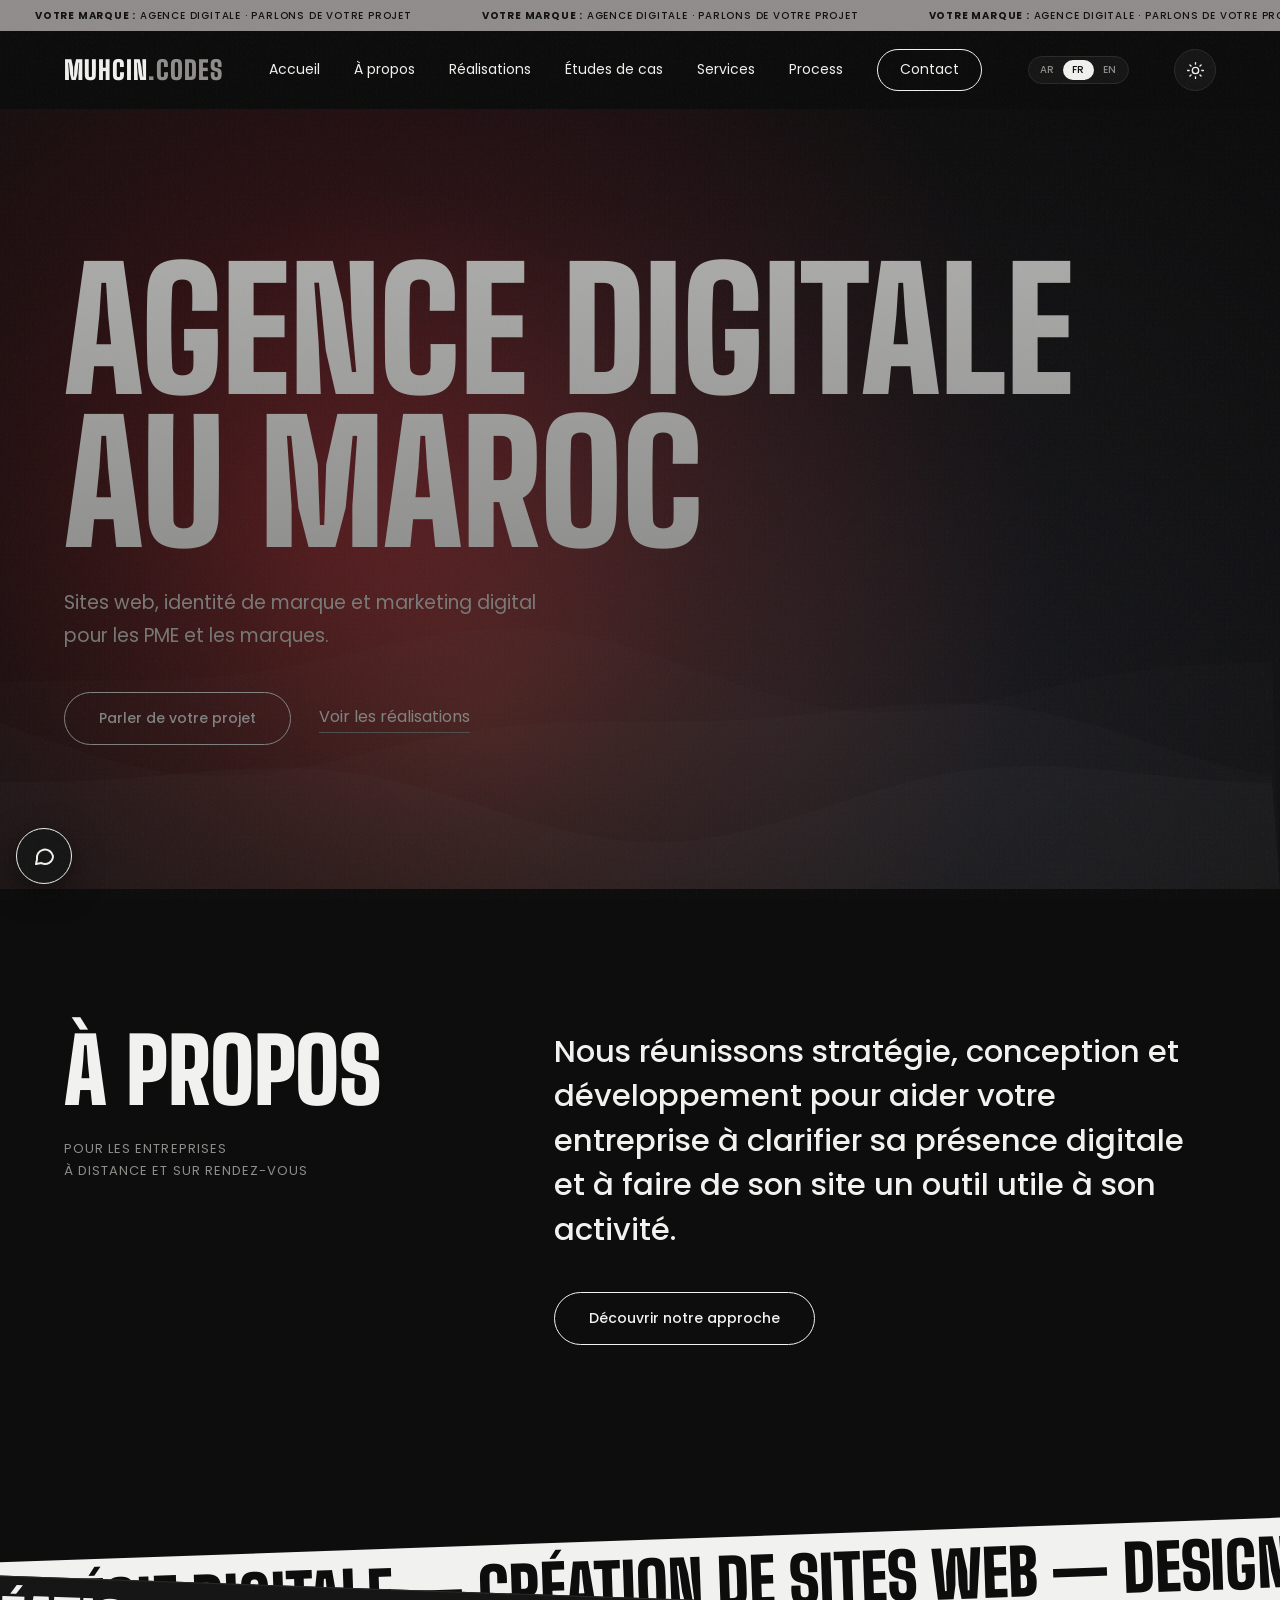
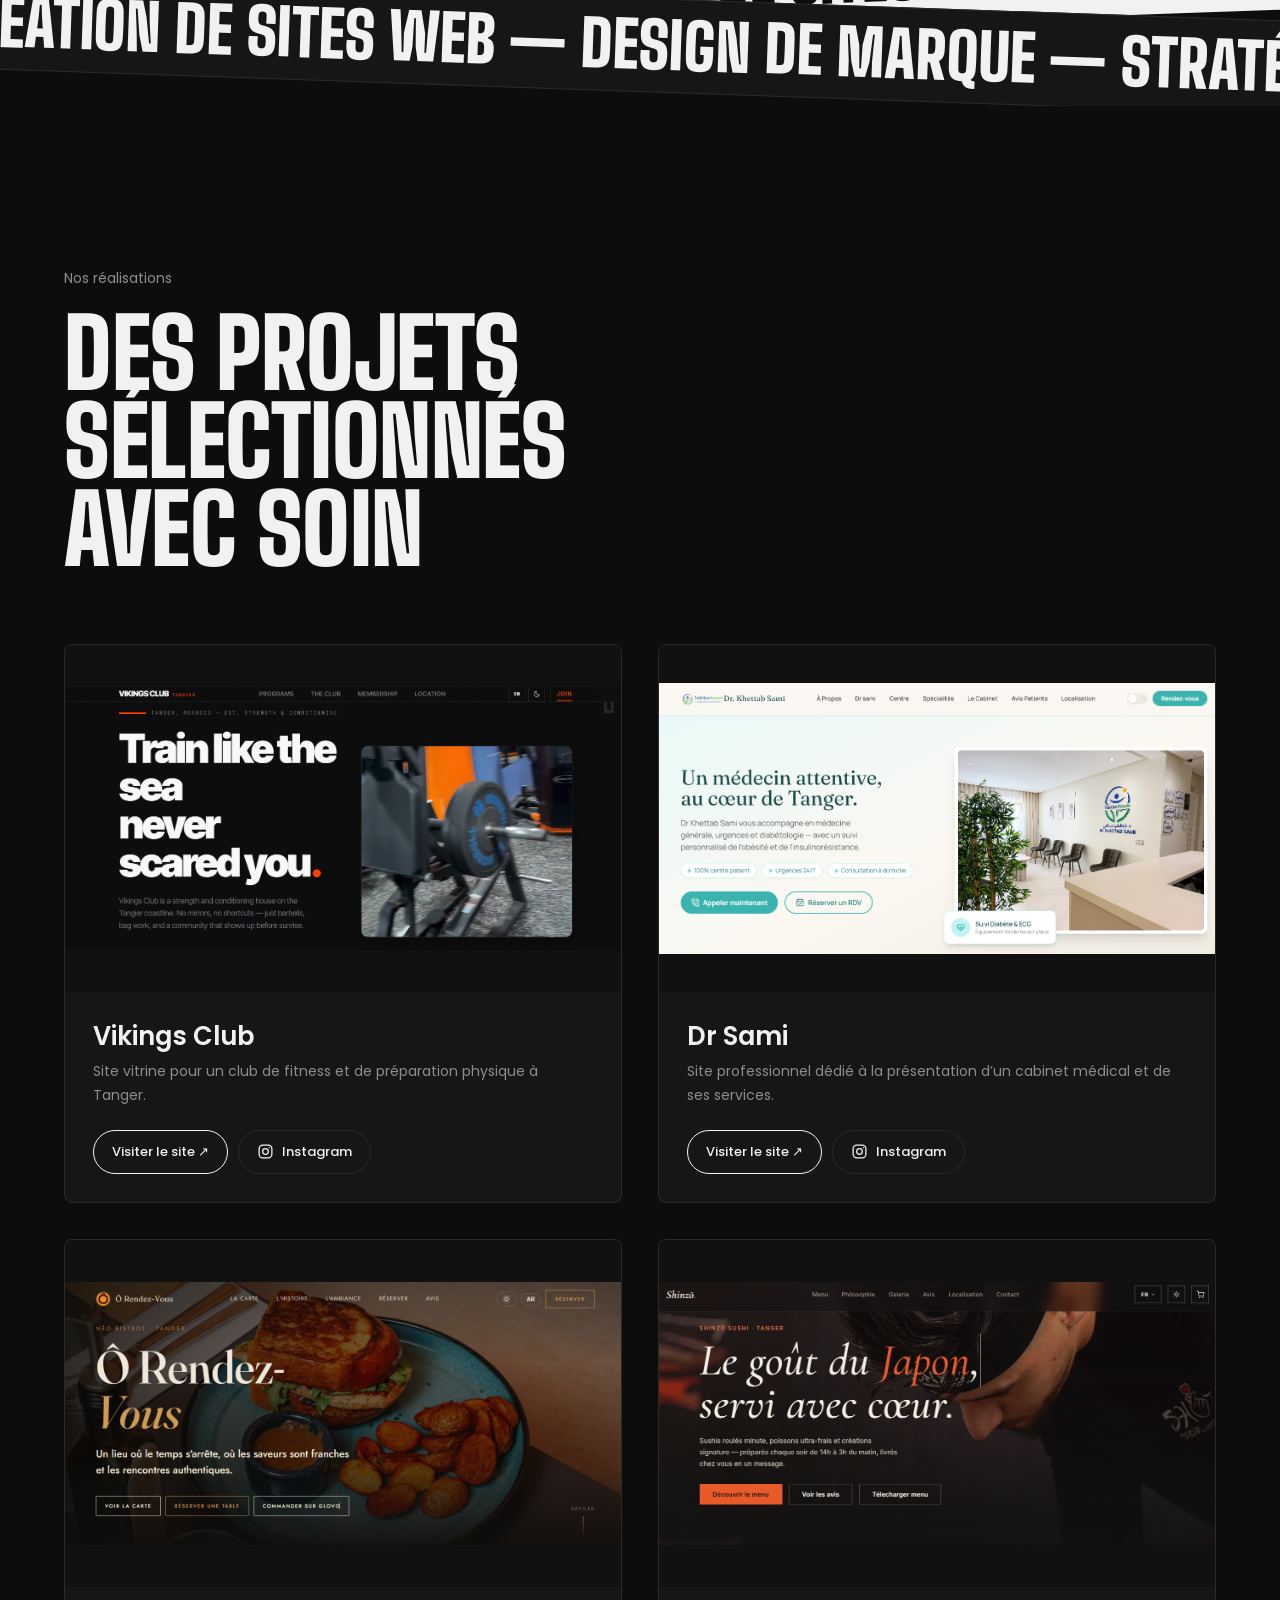
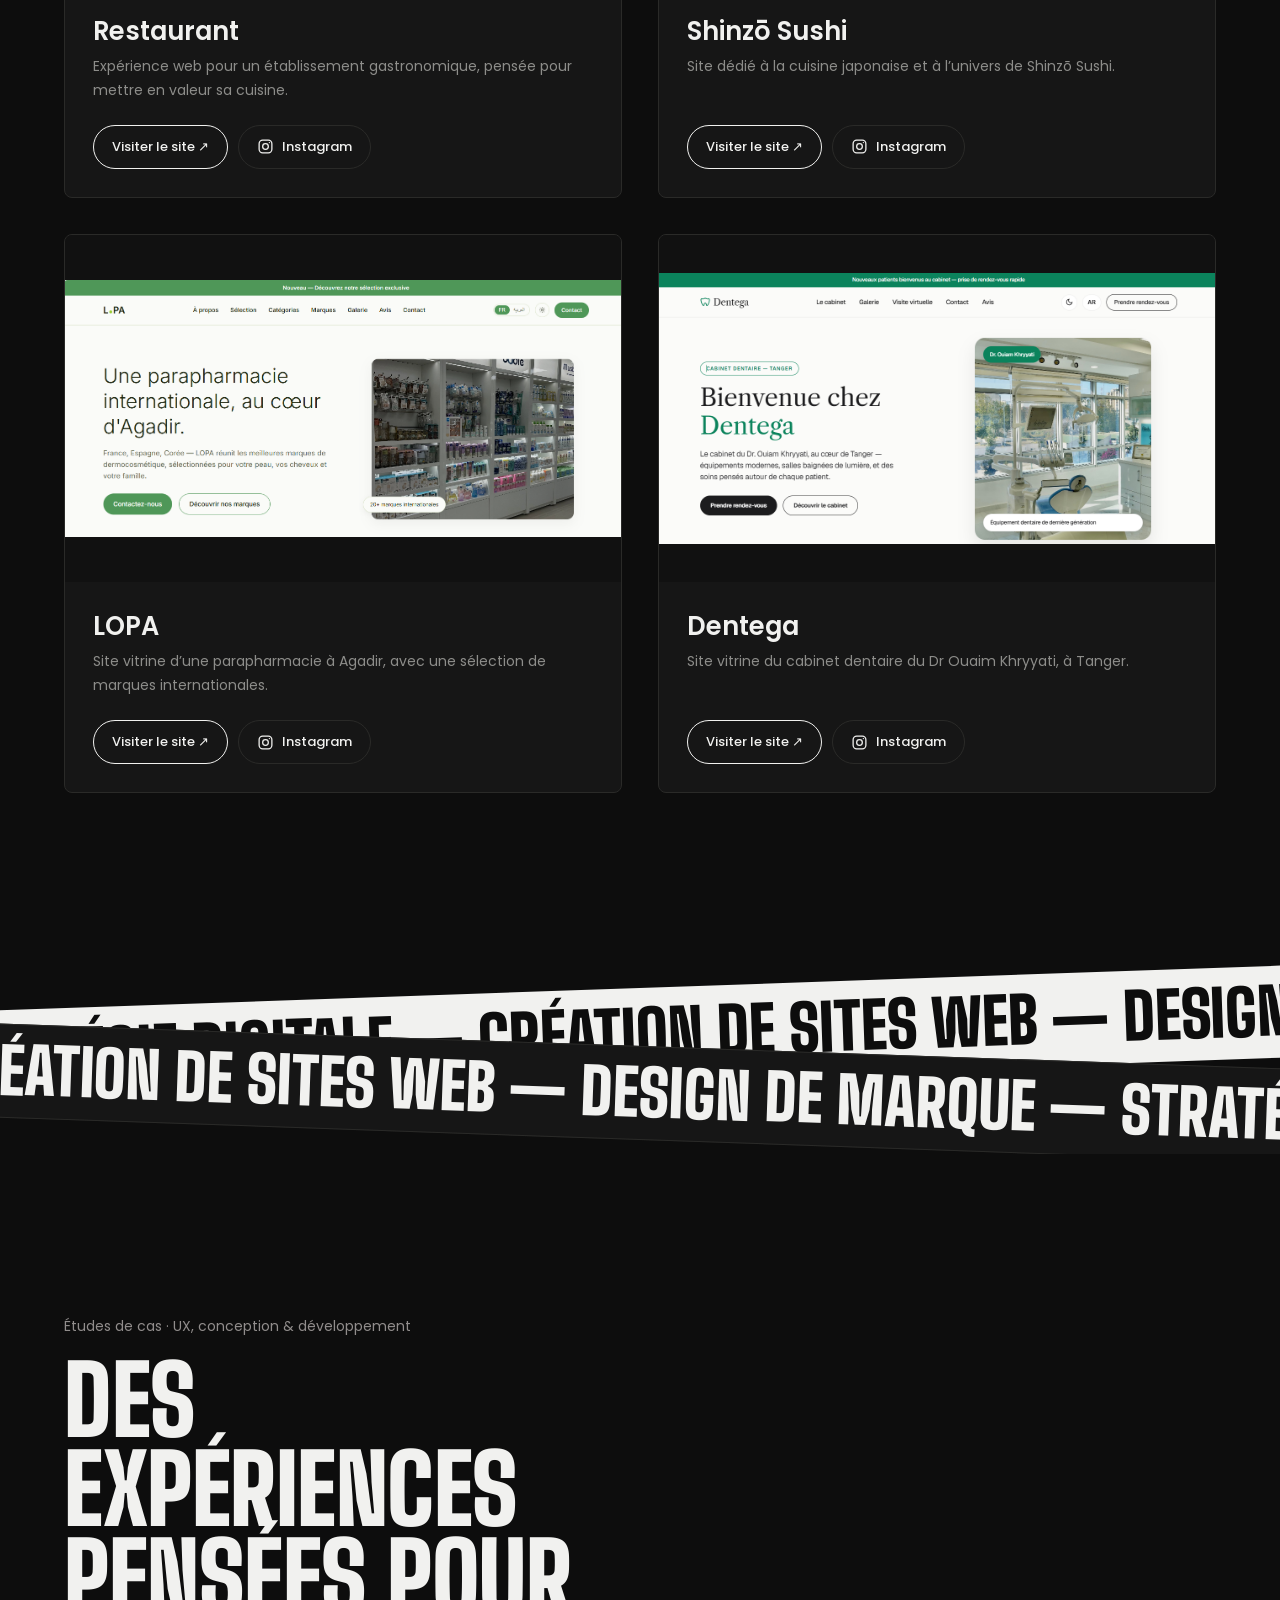
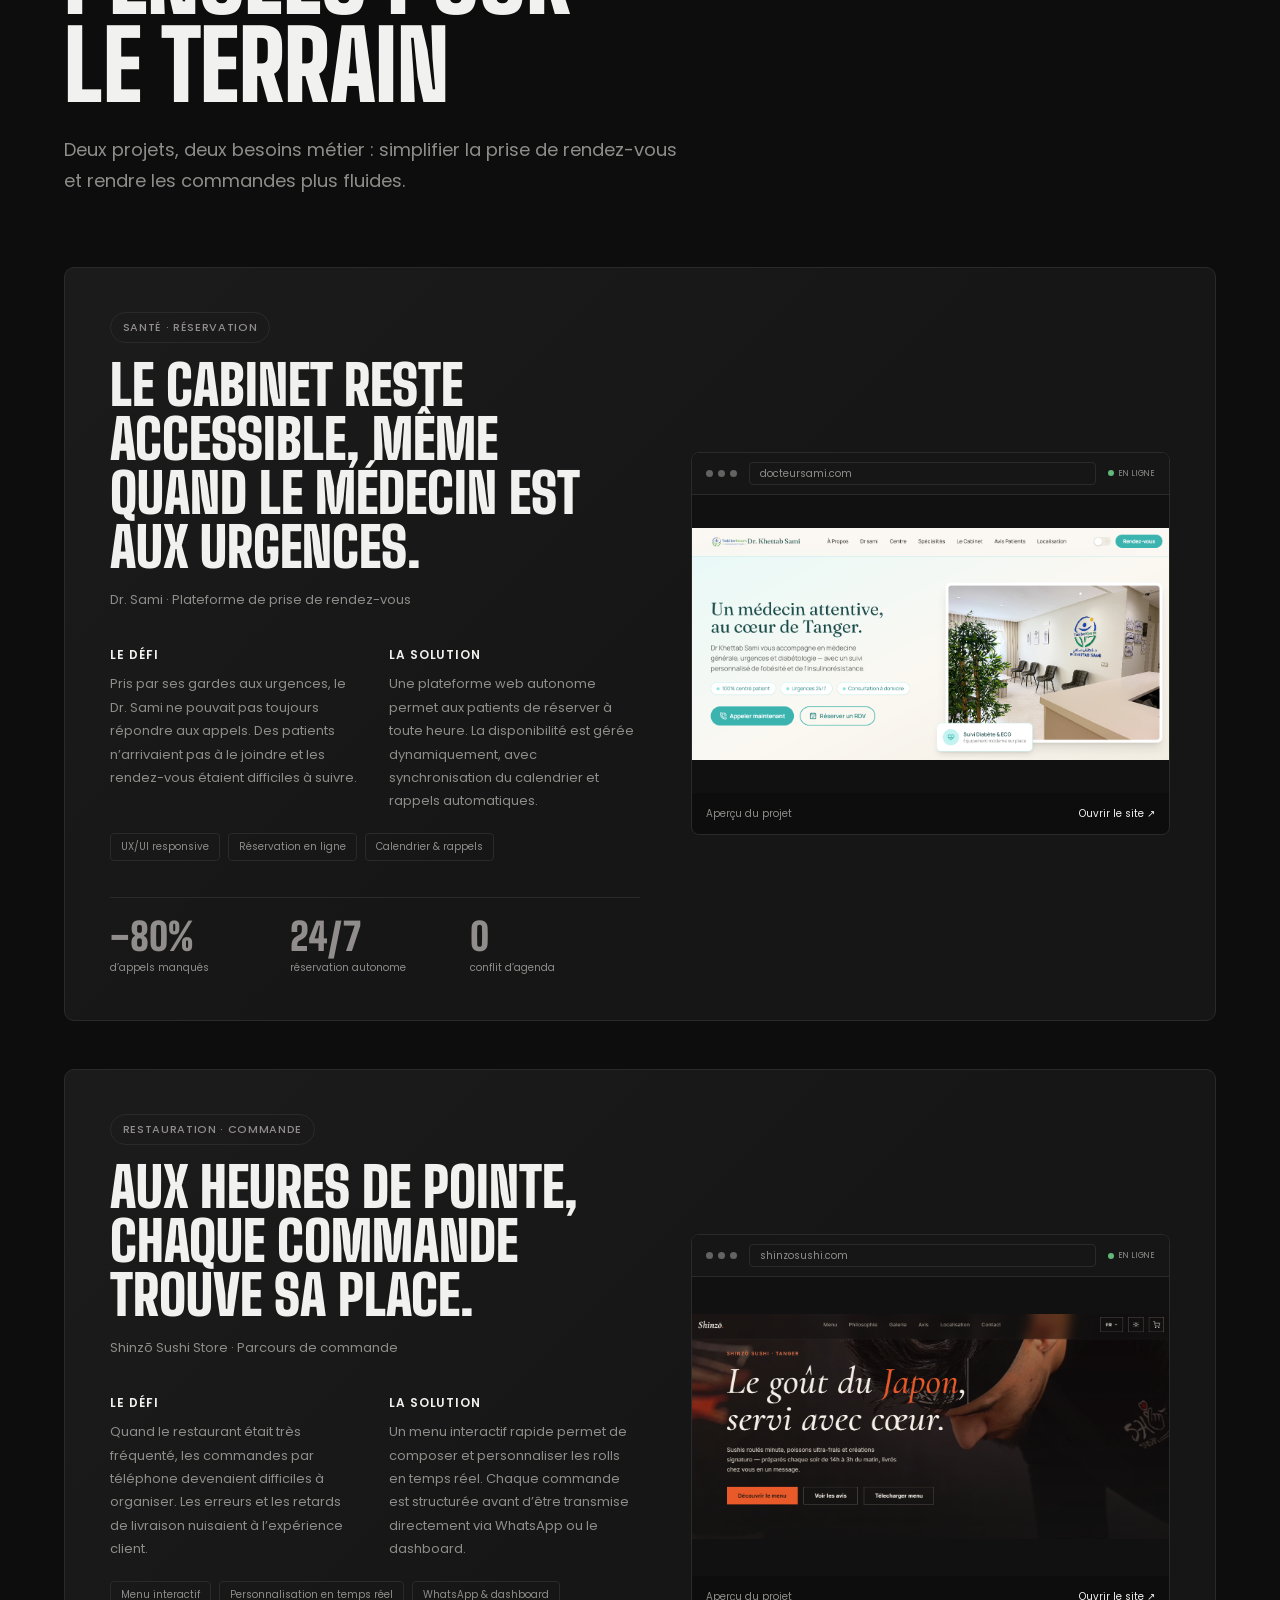
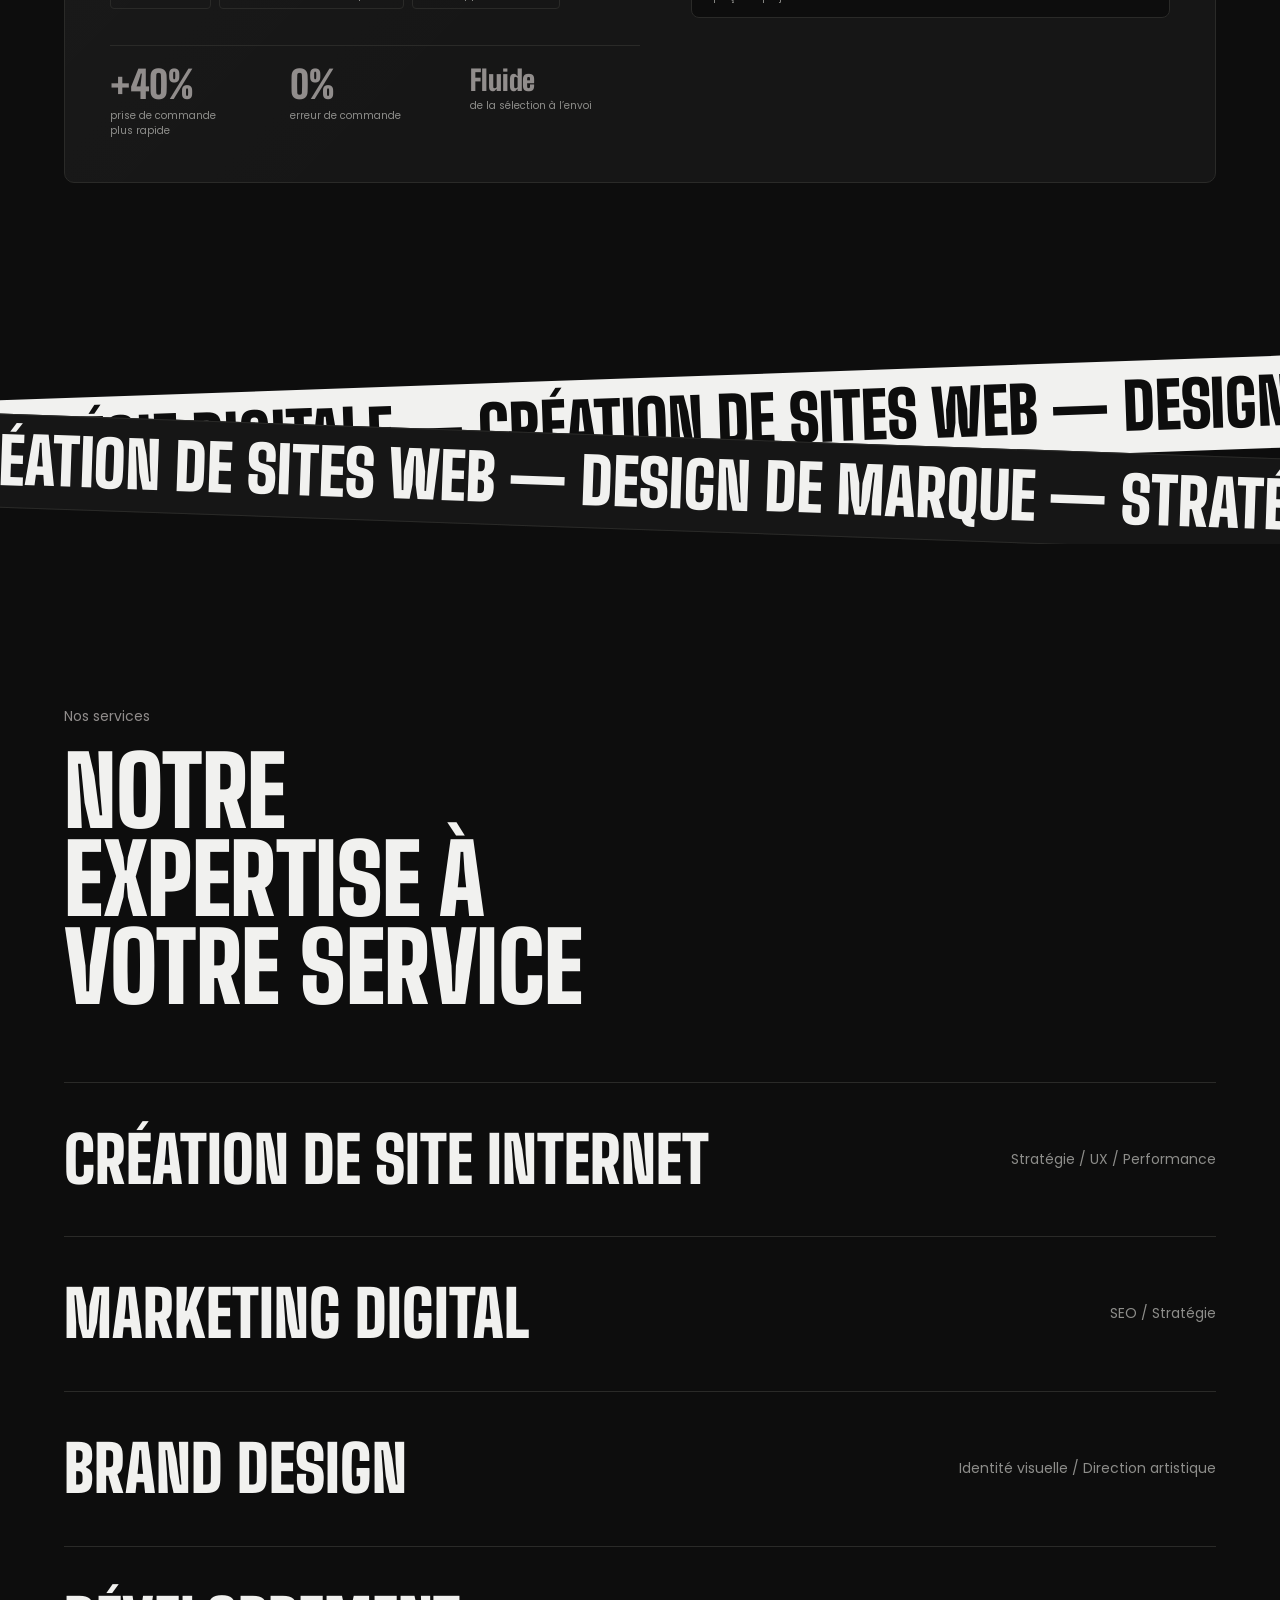
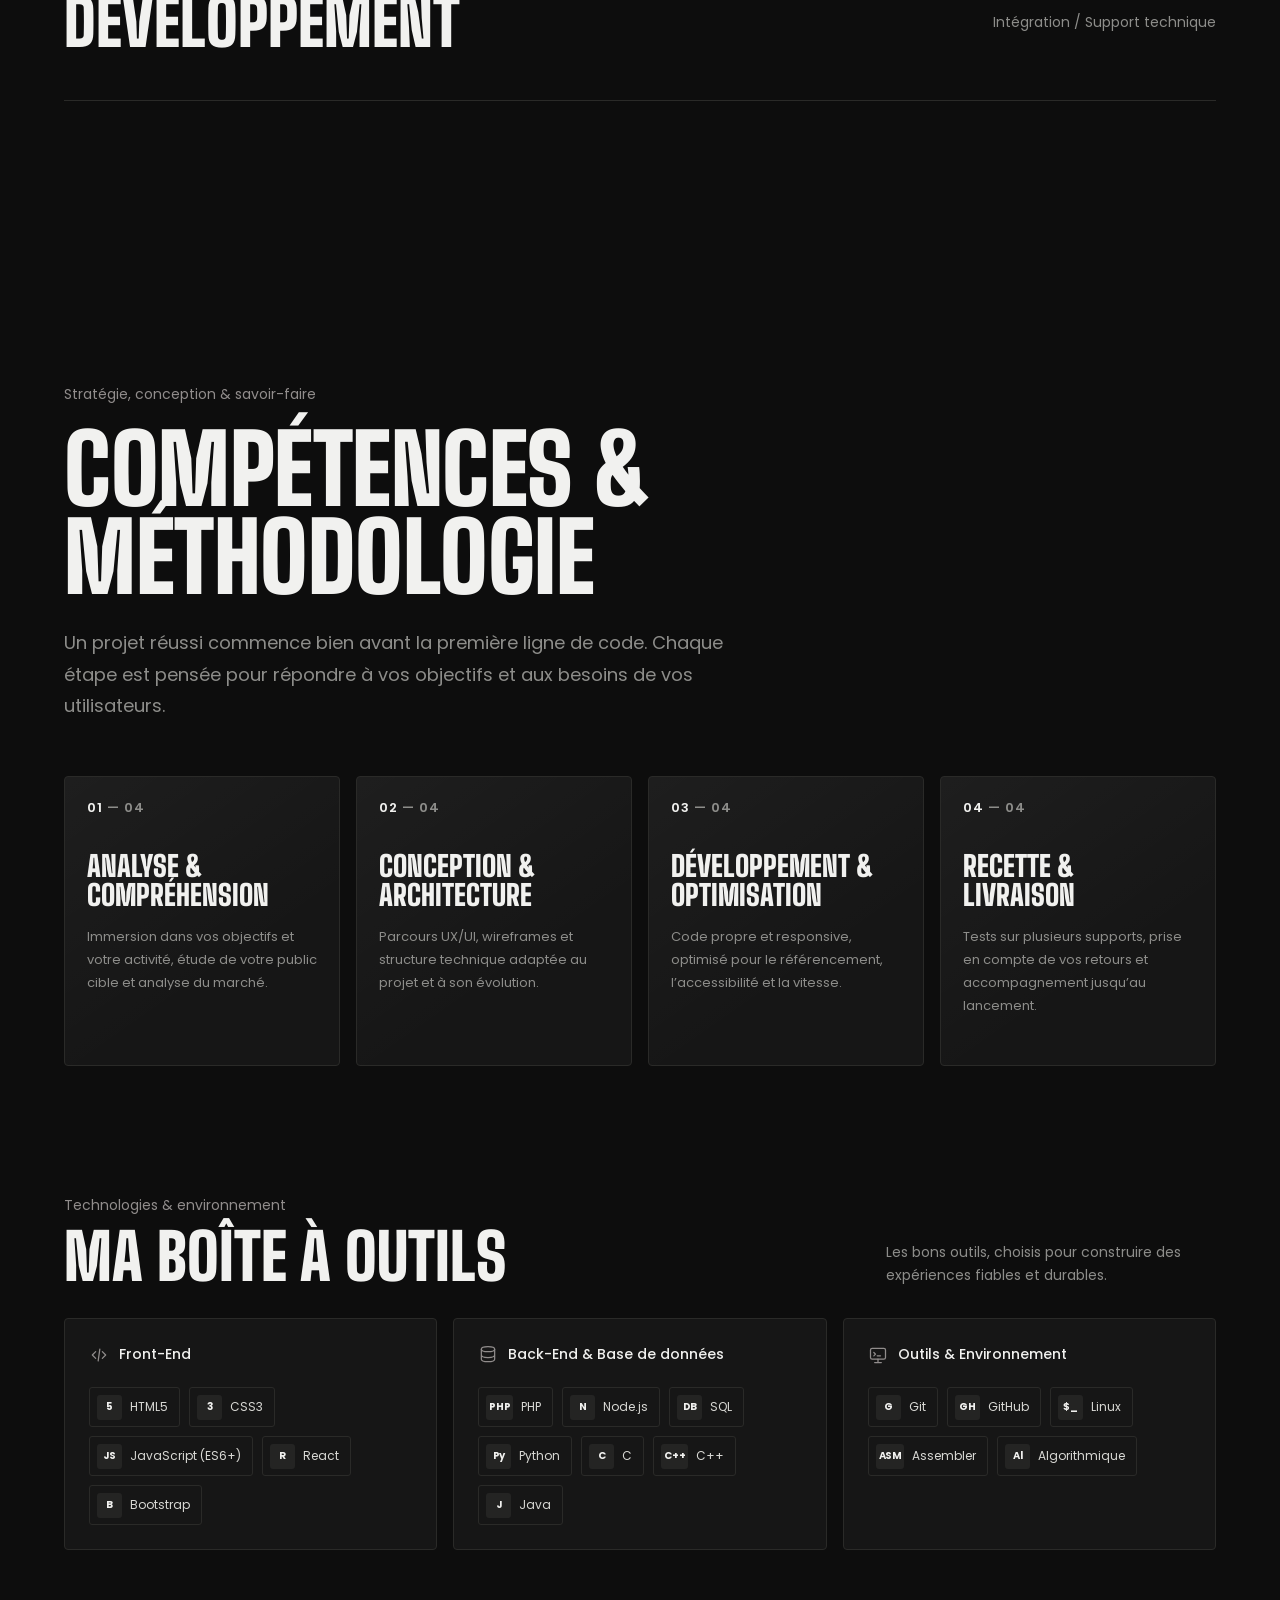
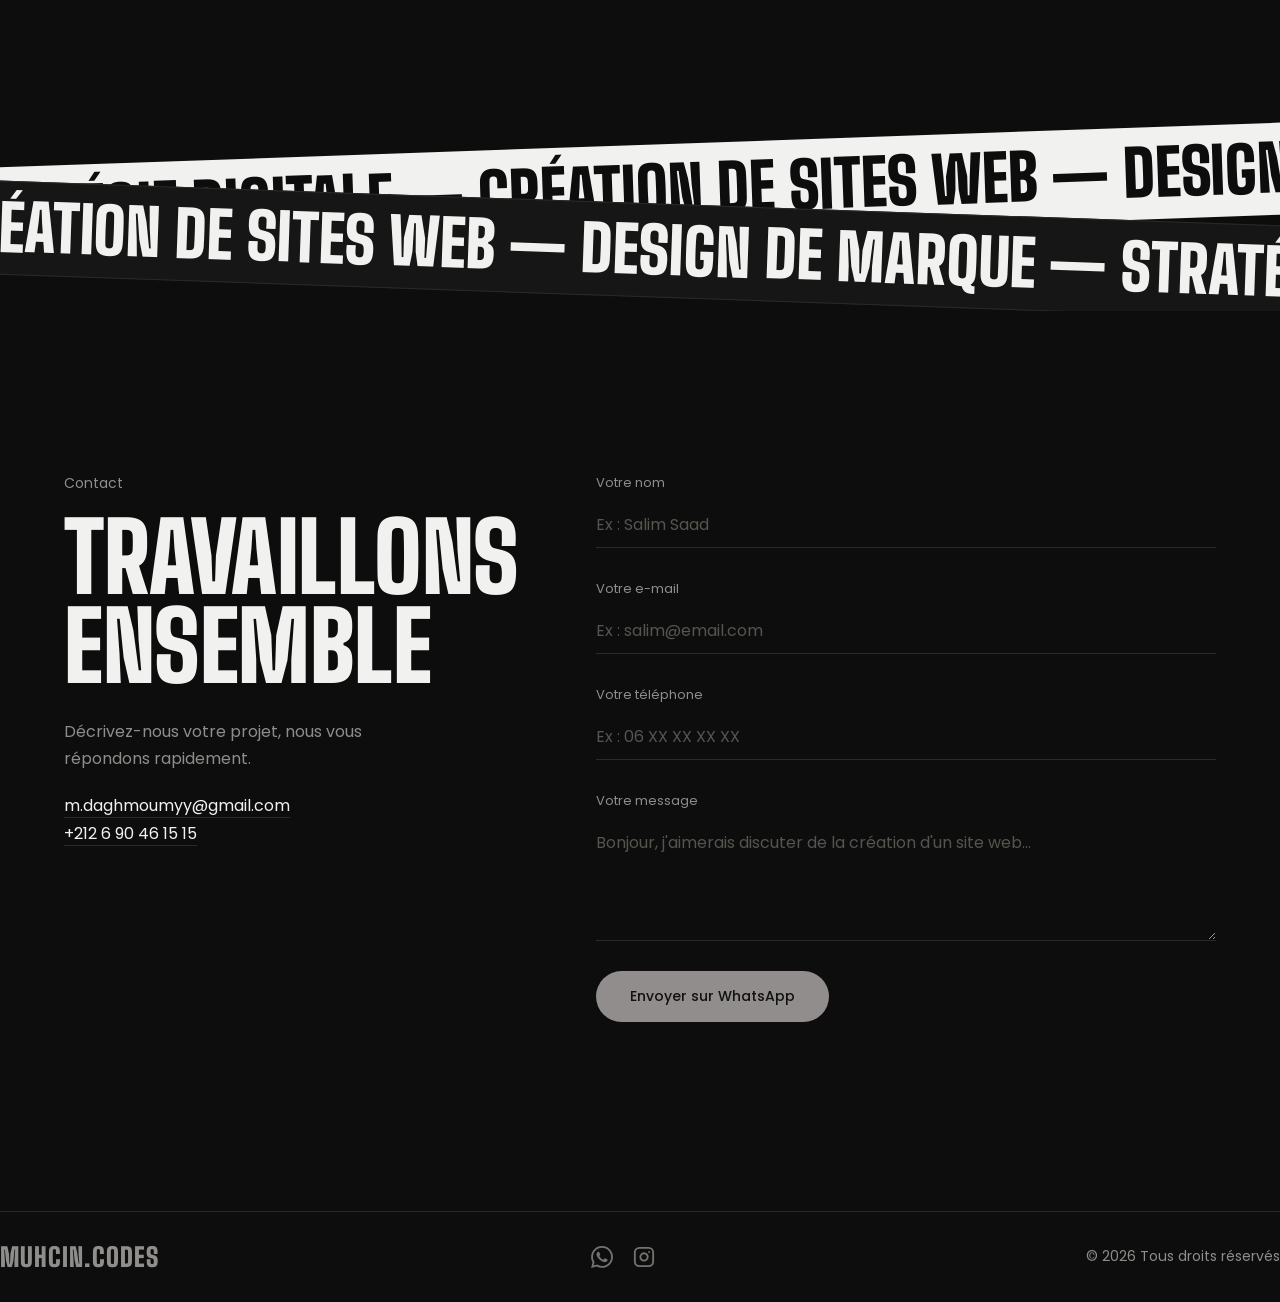
<file: index.html>
<!DOCTYPE html>
<html lang="fr">
<head>
<meta charset="utf-8">
<meta name="viewport" content="width=device-width, initial-scale=1, viewport-fit=cover">
<title>Agence digitale | Votre marque</title>
<meta name="description" content="Sites web, identité de marque et marketing digital.">
<link rel="preconnect" href="https://fonts.googleapis.com">
<link rel="preconnect" href="https://fonts.gstatic.com" crossorigin>
<link rel="stylesheet" href="https://fonts.googleapis.com/css2?family=Poppins:wght@300;400;500;600;700&family=Big+Shoulders+Display:wght@700;900&display=swap">
<link rel="stylesheet" href="style.css">
<link rel="icon" type="image/png" href="logos/logo.jpeg">
</head>
<body>
<div class="cursor-glow" aria-hidden="true"></div>

<div class="promo" aria-hidden="true"><div class="promo-track">
  <span><b>VOTRE MARQUE :</b> AGENCE DIGITALE · PARLONS DE VOTRE PROJET</span><span><b>VOTRE MARQUE :</b> AGENCE DIGITALE · PARLONS DE VOTRE PROJET</span><span><b>VOTRE MARQUE :</b> AGENCE DIGITALE · PARLONS DE VOTRE PROJET</span><span><b>VOTRE MARQUE :</b> AGENCE DIGITALE · PARLONS DE VOTRE PROJET</span>
</div></div>

<header class="header">
  <a class="logo" href="#top">Muhcin<span>.codes</span></a>
  <nav id="nav" aria-label="Principal">
    <a href="#top">Accueil</a>
    <a href="#about">À propos</a>
    <a href="#works">Réalisations</a>
    <a href="#case-studies">Études de cas</a>
    <a href="#services">Services</a>
    <a href="our-process.html">Process</a>
    <a href="#contact" class="nav-cta">Contact</a>
  </nav>
  <div class="language-switch" role="group" aria-label="Choisir la langue">
    <button type="button" data-language="ar" aria-label="العربية" aria-pressed="false">AR</button>
    <button type="button" data-language="fr" aria-label="Français" aria-pressed="true">FR</button>
    <button type="button" data-language="en" aria-label="English" aria-pressed="false">EN</button>
  </div>
  <button class="theme-toggle" type="button" aria-label="Activer le thème clair" title="Activer le thème clair">
    <svg class="theme-icon theme-icon-sun" viewBox="0 0 24 24" aria-hidden="true">
      <circle cx="12" cy="12" r="4"></circle>
      <path d="M12 2v2m0 16v2M4.93 4.93l1.42 1.42m11.3 11.3 1.42 1.42M2 12h2m16 0h2M4.93 19.07l1.42-1.42m11.3-11.3 1.42-1.42"></path>
    </svg>
    <svg class="theme-icon theme-icon-moon" viewBox="0 0 24 24" aria-hidden="true">
      <path d="M20.9 13A8.5 8.5 0 0 1 11 3.1 8.5 8.5 0 1 0 20.9 13Z"></path>
    </svg>
  </button>
  <button class="burger" aria-controls="nav" aria-expanded="false" aria-label="Ouvrir le menu"><span></span></button>
</header>

<main>
  <section class="hero" id="top">
    <canvas class="hero-canvas" aria-hidden="true"></canvas>
    <div class="wrap hero-inner">
      <h1>Agence digitale<br>au Maroc</h1>
      <p>Sites web, identité de marque et marketing digital<br>pour les PME et les marques.</p>
      <div class="actions">
        <a class="btn btn-outline" href="#contact">Parler de votre projet</a>
        <a class="link" href="#works">Voir les réalisations</a>
      </div>
    </div>
  </section>

  <section class="section wrap grid-2" id="about">
    <div>
      <h2 class="title-xl reveal">À propos</h2>
      <p class="caps reveal">Pour les entreprises<br>À distance et sur rendez-vous</p>
    </div>
    <div>
      <p class="lead reveal">Nous réunissons stratégie, conception et développement pour aider votre entreprise à clarifier sa présence digitale et à faire de son site un outil utile à son activité.</p>
      <a class="btn btn-outline reveal" href="#services">Découvrir notre approche</a>
    </div>
  </section>

  <div class="cross" aria-hidden="true">
    <div class="band band-light"><div class="band-track">Stratégie digitale — Création de sites web — Design de marque — Stratégie digitale — Création de sites web — Design de marque — </div></div>
    <div class="band band-dark"><div class="band-track rev">Création de sites web — Design de marque — Stratégie digitale — Création de sites web — Design de marque — Stratégie digitale — </div></div>
  </div>

<section class="section wrap" id="works">
  <p class="subtitle reveal">Nos réalisations</p>
  <h2 class="title-xxl reveal">Des projets sélectionnés avec soin</h2>
  <div class="works">

    <article class="work">
      <button class="work-img" type="button" aria-label="Agrandir la maquette du projet Vikings Club">
        <img src="projects/gym.PNG" alt="Capture d’écran du site Vikings Club, salle de sport à Tanger" loading="lazy">
      </button>
      <div class="work-content">
        <h3>Vikings Club</h3>
        <p>Site vitrine pour un club de fitness et de préparation physique à Tanger.</p>
        <div class="work-actions">
          <a class="btn btn-outline work-btn" href="https://muhcinee.github.io/gym/" target="_blank" rel="noopener noreferrer">Visiter le site&nbsp;↗</a>
          <a class="btn btn-social work-btn" href="https://www.instagram.com/vikingsclubb?utm_source=ig_web_button_share_sheet&dlrf=ZDNlZDc0MzIxNw==" target="_blank" rel="noopener noreferrer" aria-label="Rechercher Vikings Club sur Instagram">
            <svg viewBox="0 0 24 24" aria-hidden="true"><rect x="3" y="3" width="18" height="18" rx="5"></rect><circle cx="12" cy="12" r="4"></circle><circle class="instagram-dot" cx="17.5" cy="6.5" r="1"></circle></svg>
            Instagram
          </a>
        </div>
      </div>
    </article>

    <article class="work">
      <button class="work-img" type="button" aria-label="Agrandir la maquette du site du Dr Sami">
        <img src="projects/ssami.PNG" alt="Capture d’écran du site du Dr Sami" loading="lazy">
      </button>
      <div class="work-content">
        <h3>Dr Sami</h3>
        <p>Site professionnel dédié à la présentation d’un cabinet médical et de ses services.</p>
        <div class="work-actions">
          <a class="btn btn-outline work-btn" href="https://www.docteursami.com/" target="_blank" rel="noopener noreferrer">Visiter le site&nbsp;↗</a>
          <a class="btn btn-social work-btn" href="https://www.instagram.com/cabinet.dr.khettab.sami?utm_source=ig_web_button_share_sheet&obrf=ZDNlZDc0MzIxNw==" target="_blank" rel="noopener noreferrer" aria-label="Rechercher Dr Sami sur Instagram">
            <svg viewBox="0 0 24 24" aria-hidden="true"><rect x="3" y="3" width="18" height="18" rx="5"></rect><circle cx="12" cy="12" r="4"></circle><circle class="instagram-dot" cx="17.5" cy="6.5" r="1"></circle></svg>
            Instagram
          </a>
        </div>
      </div>
    </article>

    <article class="work">
      <button class="work-img" type="button" aria-label="Agrandir la maquette du projet Restaurant">
        <img src="projects/resto.PNG" alt="Capture d’écran du site de restaurant" loading="lazy">
      </button>
      <div class="work-content">
        <h3>Restaurant</h3>
        <p>Expérience web pour un établissement gastronomique, pensée pour mettre en valeur sa cuisine.</p>
        <div class="work-actions">
          <a class="btn btn-outline work-btn" href="https://muhcinee.github.io/restaurant-portfolio-/" target="_blank" rel="noopener noreferrer">Visiter le site&nbsp;↗</a>
          <a class="btn btn-social work-btn" href="https://www.instagram.com/orendezvous.tanger?utm_source=ig_web_button_share_sheet&mdxt=ZDNlZDc0MzIxNw==" target="_blank" rel="noopener noreferrer" aria-label="Rechercher le restaurant sur Instagram">
            <svg viewBox="0 0 24 24" aria-hidden="true"><rect x="3" y="3" width="18" height="18" rx="5"></rect><circle cx="12" cy="12" r="4"></circle><circle class="instagram-dot" cx="17.5" cy="6.5" r="1"></circle></svg>
            Instagram
          </a>
        </div>
      </div>
    </article>

    <article class="work">
      <button class="work-img" type="button" aria-label="Agrandir la maquette du projet Shinzō Sushi">
        <img src="projects/shinzo.PNG" alt="Capture d’écran du site Shinzō Sushi" loading="lazy">
      </button>
      <div class="work-content">
        <h3>Shinzō Sushi</h3>
        <p>Site dédié à la cuisine japonaise et à l’univers de Shinzō Sushi.</p>
        <div class="work-actions">
          <a class="btn btn-outline work-btn" href="https://www.shinzosushi.com/" target="_blank" rel="noopener noreferrer">Visiter le site&nbsp;↗</a>
          <a class="btn btn-social work-btn" href="https://www.instagram.com/shinzo_sushi_?utm_source=ig_web_button_share_sheet&dlrf=ZDNlZDc0MzIxNw==" target="_blank" rel="noopener noreferrer" aria-label="Rechercher Shinzō Sushi sur Instagram">
            <svg viewBox="0 0 24 24" aria-hidden="true"><rect x="3" y="3" width="18" height="18" rx="5"></rect><circle cx="12" cy="12" r="4"></circle><circle class="instagram-dot" cx="17.5" cy="6.5" r="1"></circle></svg>
            Instagram
          </a>
        </div>
      </div>
    </article>
    <article class="work">
      <button class="work-img" type="button" aria-label="Agrandir la maquette du projet LOPA">
        <img src="projects/parapharmacie.PNG" alt="Capture d’écran du site de la parapharmacie LOPA à Agadir" loading="lazy">
      </button>
      <div class="work-content">
        <h3>LOPA</h3>
        <p>Site vitrine d’une parapharmacie à Agadir, avec une sélection de marques internationales.</p>
        <div class="work-actions">
          <a class="btn btn-outline work-btn" href="https://muhcinee.github.io/portfolio-parapharmacie/" target="_blank" rel="noopener noreferrer">Visiter le site&nbsp;↗</a>
          <a class="btn btn-social work-btn" href="https://www.instagram.com/explore/search/keyword/?q=LOPA%20parapharmacie%20Agadir" target="_blank" rel="noopener noreferrer" aria-label="Rechercher LOPA parapharmacie sur Instagram">
            <svg viewBox="0 0 24 24" aria-hidden="true"><rect x="3" y="3" width="18" height="18" rx="5"></rect><circle cx="12" cy="12" r="4"></circle><circle class="instagram-dot" cx="17.5" cy="6.5" r="1"></circle></svg>
            Instagram
          </a>
        </div>
      </div>
    </article>

    <article class="work">
      <button class="work-img" type="button" aria-label="Agrandir la maquette du cabinet dentaire Dentega">
        <img src="projects/docteurkh.PNG" alt="Capture d’écran du site du cabinet dentaire Dentega à Tanger" loading="lazy">
      </button>
      <div class="work-content">
        <h3>Dentega</h3>
        <p>Site vitrine du cabinet dentaire du Dr Ouaim Khryyati, à Tanger.</p>
        <div class="work-actions">
          <a class="btn btn-outline work-btn" href="https://muhcinee.github.io/portfolio-doctor-/" target="_blank" rel="noopener noreferrer">Visiter le site&nbsp;↗</a>
          <a class="btn btn-social work-btn" href="https://www.instagram.com/explore/search/keyword/?q=Dentega%20Dr%20Ouaim%20Khryyati" target="_blank" rel="noopener noreferrer" aria-label="Rechercher Dentega sur Instagram">
            <svg viewBox="0 0 24 24" aria-hidden="true"><rect x="3" y="3" width="18" height="18" rx="5"></rect><circle cx="12" cy="12" r="4"></circle><circle class="instagram-dot" cx="17.5" cy="6.5" r="1"></circle></svg>
            Instagram
          </a>
        </div>
      </div>
    </article>

  </div>

</section>
  <div class="cross" aria-hidden="true">
    <div class="band band-light"><div class="band-track">Stratégie digitale — Création de sites web — Design de marque — Stratégie digitale — Création de sites web — Design de marque — </div></div>
    <div class="band band-dark"><div class="band-track rev">Création de sites web — Design de marque — Stratégie digitale — Création de sites web — Design de marque — Stratégie digitale — </div></div>
  </div>
<dialog class="lightbox" id="project-lightbox" aria-label="Aperçu de la maquette du projet">
  <button class="lightbox-close" type="button" aria-label="Fermer l’aperçu">×</button>
  <img class="lightbox-image" alt="">
</dialog>

  <section class="section wrap" id="case-studies">
    <p class="subtitle reveal">Études de cas · UX, conception &amp; développement</p>
    <h2 class="title-xxl reveal">Des expériences pensées pour le terrain</h2>
    <p class="case-intro reveal">Deux projets, deux besoins métier : simplifier la prise de rendez-vous et rendre les commandes plus fluides.</p>

    <div class="case-studies">
      <article class="case-study reveal">
        <div class="case-main">
          <header class="case-heading">
            <span class="case-badge">Santé · Réservation</span>
            <h3>Le cabinet reste accessible, même quand le médecin est aux urgences.</h3>
            <p class="case-client">Dr. Sami · Plateforme de prise de rendez-vous</p>
          </header>

          <div class="case-details">
            <section class="case-detail">
              <h4>Le défi</h4>
              <p>Pris par ses gardes aux urgences, le Dr. Sami ne pouvait pas toujours répondre aux appels. Des patients n’arrivaient pas à le joindre et les rendez-vous étaient difficiles à suivre.</p>
            </section>
            <section class="case-detail">
              <h4>La solution</h4>
              <p>Une plateforme web autonome permet aux patients de réserver à toute heure. La disponibilité est gérée dynamiquement, avec synchronisation du calendrier et rappels automatiques.</p>
            </section>
          </div>

          <ul class="case-tags" aria-label="Éléments de la solution">
            <li>UX/UI responsive</li>
            <li>Réservation en ligne</li>
            <li>Calendrier &amp; rappels</li>
          </ul>

          <div class="case-results" aria-label="Résultats du projet Dr. Sami">
            <div class="case-result"><strong>−80<small>%</small></strong><span>d’appels manqués</span></div>
            <div class="case-result"><strong>24/7</strong><span>réservation autonome</span></div>
            <div class="case-result"><strong>0</strong><span>conflit d’agenda</span></div>
          </div>
        </div>

        <a class="case-demo" href="https://www.docteursami.com/" target="_blank" rel="noopener noreferrer" aria-label="Découvrir le site du Dr. Sami, ouvre un nouvel onglet">
          <span class="case-browser" aria-hidden="true">
            <span class="browser-dots"><i></i><i></i><i></i></span>
            <span class="browser-address">docteursami.com</span>
            <span class="browser-live"><i></i> EN LIGNE</span>
          </span>
          <span class="case-screen">
            <img src="projects/ssami.PNG" alt="Aperçu du site du Dr. Sami" loading="lazy">
            <span class="case-demo-cta">Explorer le site <span aria-hidden="true">↗</span></span>
          </span>
          <span class="case-caption"><span>Aperçu du projet</span><span>Ouvrir le site ↗</span></span>
        </a>
      </article>

      <article class="case-study case-study-sushi reveal">
        <div class="case-main">
          <header class="case-heading">
            <span class="case-badge">Restauration · Commande</span>
            <h3>Aux heures de pointe, chaque commande trouve sa place.</h3>
            <p class="case-client">Shinzō Sushi Store · Parcours de commande</p>
          </header>

          <div class="case-details">
            <section class="case-detail">
              <h4>Le défi</h4>
              <p>Quand le restaurant était très fréquenté, les commandes par téléphone devenaient difficiles à organiser. Les erreurs et les retards de livraison nuisaient à l’expérience client.</p>
            </section>
            <section class="case-detail">
              <h4>La solution</h4>
              <p>Un menu interactif rapide permet de composer et personnaliser les rolls en temps réel. Chaque commande est structurée avant d’être transmise directement via WhatsApp ou le dashboard.</p>
            </section>
          </div>

          <ul class="case-tags" aria-label="Éléments de la solution">
            <li>Menu interactif</li>
            <li>Personnalisation en temps réel</li>
            <li>WhatsApp &amp; dashboard</li>
          </ul>

          <div class="case-results" aria-label="Résultats du projet Shinzō Sushi">
            <div class="case-result"><strong>+40<small>%</small></strong><span>prise de commande plus rapide</span></div>
            <div class="case-result"><strong>0<small>%</small></strong><span>erreur de commande</span></div>
            <div class="case-result case-result-text"><strong>Fluide</strong><span>de la sélection à l’envoi</span></div>
          </div>
        </div>

        <a class="case-demo" href="https://www.shinzosushi.com/" target="_blank" rel="noopener noreferrer" aria-label="Découvrir le site de Shinzō Sushi, ouvre un nouvel onglet">
          <span class="case-browser" aria-hidden="true">
            <span class="browser-dots"><i></i><i></i><i></i></span>
            <span class="browser-address">shinzosushi.com</span>
            <span class="browser-live"><i></i> EN LIGNE</span>
          </span>
          <span class="case-screen">
            <img src="projects/shinzo.PNG" alt="Aperçu du site de Shinzō Sushi" loading="lazy">
            <span class="case-demo-cta">Explorer le site <span aria-hidden="true">↗</span></span>
          </span>
          <span class="case-caption"><span>Aperçu du projet</span><span>Ouvrir le site ↗</span></span>
        </a>
      </article>
    </div>
  </section>
  <div class="cross" aria-hidden="true">
    <div class="band band-light"><div class="band-track">Stratégie digitale — Création de sites web — Design de marque — Stratégie digitale — Création de sites web — Design de marque — </div></div>
    <div class="band band-dark"><div class="band-track rev">Création de sites web — Design de marque — Stratégie digitale — Création de sites web — Design de marque — Stratégie digitale — </div></div>
  </div>
  <section class="section wrap" id="services">
    <p class="subtitle reveal">Nos services</p>
    <h2 class="title-xxl reveal">Notre expertise à votre service</h2>
    <ul class="services">
      <li><a href="#"><h3>Création de site internet</h3><span>Stratégie / UX / Performance</span></a></li>
      <li><a href="#"><h3>Marketing digital</h3><span>SEO / Stratégie</span></a></li>
      <li><a href="#"><h3>Brand design</h3><span>Identité visuelle / Direction artistique</span></a></li>
      <li><a href="#"><h3>Développement</h3><span>Intégration / Support technique</span></a></li>
    </ul>
  </section>
<section class="section wrap" id="methodologie">
  <p class="subtitle reveal">Stratégie, conception &amp; savoir-faire</p>
  <h2 class="title-xxl wide reveal">Compétences &amp; Méthodologie</h2>
  <p class="method-intro reveal">Un projet réussi commence bien avant la première ligne de code. Chaque étape est pensée pour répondre à vos objectifs et aux besoins de vos utilisateurs.</p>

  <ol class="method">
    <li class="method-card reveal">
      <span class="num">01 <span>— 04</span></span>
      <h3>Analyse &amp;<br>Compréhension</h3>
      <p>Immersion dans vos objectifs et votre activité, étude de votre public cible et analyse du marché.</p>
    </li>
    <li class="method-card reveal">
      <span class="num">02 <span>— 04</span></span>
      <h3>Conception &amp;<br>Architecture</h3>
      <p>Parcours UX/UI, wireframes et structure technique adaptée au projet et à son évolution.</p>
    </li>
    <li class="method-card reveal">
      <span class="num">03 <span>— 04</span></span>
      <h3>Développement &amp;<br>Optimisation</h3>
      <p>Code propre et responsive, optimisé pour le référencement, l’accessibilité et la vitesse.</p>
    </li>
    <li class="method-card reveal">
      <span class="num">04 <span>— 04</span></span>
      <h3>Recette &amp;<br>Livraison</h3>
      <p>Tests sur plusieurs supports, prise en compte de vos retours et accompagnement jusqu’au lancement.</p>
    </li>
  </ol>

  <div class="skills-heading reveal">
    <div>
      <p class="subtitle">Technologies &amp; environnement</p>
      <h3>Ma boîte à outils</h3>
    </div>
    <p>Les bons outils, choisis pour construire des expériences fiables et durables.</p>
  </div>

  <div class="skills-grid">

    <article class="skill-group reveal">
      <h4><svg aria-hidden="true" viewBox="0 0 24 24"><path d="m8 8-4 4 4 4m8-8 4 4-4 4m-3-11-2 14"/></svg>Front-End</h4>
      <ul class="skill-list">
        <li class="skill" style="--c:#e34f26"><span class="skill-icon" aria-hidden="true">5</span>HTML5</li>
        <li class="skill" style="--c:#2f9be0"><span class="skill-icon" aria-hidden="true">3</span>CSS3</li>
        <li class="skill" style="--c:#f7df1e"><span class="skill-icon" aria-hidden="true">JS</span>JavaScript (ES6+)</li>
        <li class="skill" style="--c:#61dafb"><span class="skill-icon" aria-hidden="true">R</span>React</li>
        <li class="skill" style="--c:#8f62d0"><span class="skill-icon" aria-hidden="true">B</span>Bootstrap</li>
      </ul>
    </article>

    <article class="skill-group reveal">
      <h4><svg aria-hidden="true" viewBox="0 0 24 24"><ellipse cx="12" cy="5" rx="8" ry="3"/><path d="M4 5v7c0 1.700 3.600 3 8 3s8-1.300 8-3V5M4 12v5c0 1.700 3.600 3 8 3s8-1.300 8-3v-5"/></svg>Back-End &amp; Base de données</h4>
      <ul class="skill-list">
        <li class="skill" style="--c:#8892bf"><span class="skill-icon" aria-hidden="true">PHP</span>PHP</li>
        <li class="skill" style="--c:#6cc24a"><span class="skill-icon" aria-hidden="true">N</span>Node.js</li>
        <li class="skill" style="--c:#e48e00"><span class="skill-icon" aria-hidden="true">DB</span>SQL</li>
        <li class="skill" style="--c:#4b8bbe"><span class="skill-icon" aria-hidden="true">Py</span>Python</li>
        <li class="skill" style="--c:#6d7fe0"><span class="skill-icon" aria-hidden="true">C</span>C</li>
        <li class="skill" style="--c:#659ad2"><span class="skill-icon" aria-hidden="true">C++</span>C++</li>
        <li class="skill" style="--c:#f89820"><span class="skill-icon" aria-hidden="true">J</span>Java</li>
      </ul>
    </article>

    <article class="skill-group reveal">
      <h4><svg aria-hidden="true" viewBox="0 0 24 24"><rect x="3" y="4" width="18" height="13" rx="2"/><path d="M8 21h8m-4-4v4M7 9l2 2-2 2m4 0h4"/></svg>Outils &amp; Environnement</h4>
      <ul class="skill-list">
        <li class="skill" style="--c:#f05032"><span class="skill-icon" aria-hidden="true">G</span>Git</li>
        <li class="skill" style="--c:#c9d1d9"><span class="skill-icon" aria-hidden="true">GH</span>GitHub</li>
        <li class="skill" style="--c:#fcc624"><span class="skill-icon" aria-hidden="true">$_</span>Linux</li>
        <li class="skill" style="--c:#9aa0a6"><span class="skill-icon" aria-hidden="true">ASM</span>Assembler</li>
        <li class="skill" style="--c:#ff6b9a"><span class="skill-icon" aria-hidden="true">Al</span>Algorithmique</li>
      </ul>
    </article>

  </div>
</section>
  <div class="cross" aria-hidden="true">
    <div class="band band-light"><div class="band-track">Stratégie digitale — Création de sites web — Design de marque — Stratégie digitale — Création de sites web — Design de marque — </div></div>
    <div class="band band-dark"><div class="band-track rev">Création de sites web — Design de marque — Stratégie digitale — Création de sites web — Design de marque — Stratégie digitale — </div></div>
  </div>
  <section class="section wrap grid-2" id="contact">
    <div>
      <p class="subtitle reveal">Contact</p>
      <h2 class="title-xxl reveal">Travaillons<br>ensemble</h2>
      <p class="muted reveal">Décrivez-nous votre projet, nous vous répondons rapidement.</p>
      <p class="reveal"><a class="ulink" href="mailto:m.daghmoumyy@gmail.com">m.daghmoumyy@gmail.com</a><br><a class="ulink" href="tel:+212690461515">+212 6 90 46 15 15</a></p>
    </div>
    <form class="form" id="contact-form" novalidate>
      <label>Votre nom<input type="text" name="nom" placeholder="Ex : Salim Saad" autocomplete="name" required></label>
      <label>Votre e-mail<input type="email" name="email" placeholder="Ex : salim@email.com" autocomplete="email" required></label>
      <label>Votre téléphone<input type="tel" name="tel" placeholder="Ex : 06 XX XX XX XX" autocomplete="tel"></label>
      <label>Votre message<textarea name="message" rows="4" placeholder="Bonjour, j'aimerais discuter de la création d'un site web…" required></textarea></label>
      <button class="btn btn-solid" type="submit">Envoyer sur WhatsApp</button>
      <p class="form-note" id="form-note" role="status" aria-live="polite"></p>
    </form>
  </section>
</main>

<footer class="footer wrap">
  <a class="logo" href="#top">Muhcin<span>.codes</span></a>

  <div class="footer-socials">
    <!-- WhatsApp -->
    <a href="https://wa.me/212790461515" target="_blank" rel="noopener noreferrer" aria-label="WhatsApp">
      <svg xmlns="http://www.w3.org/2000/svg" width="22" height="22" viewBox="0 0 24 24" fill="currentColor">
        <path d="M.057 24l1.687-6.163c-1.041-1.804-1.588-3.849-1.587-5.946.003-6.556 5.338-11.891 11.893-11.891 3.181.001 6.167 1.24 8.413 3.488 2.245 2.248 3.481 5.236 3.48 8.414-.003 6.557-5.338 11.892-11.893 11.892-1.99-.001-3.951-.5-5.688-1.448l-6.305 1.654zm6.597-3.807c1.676.995 3.276 1.591 5.392 1.592 5.448 0 9.886-4.434 9.889-9.885.002-5.462-4.415-9.89-9.881-9.892-5.452 0-9.887 4.434-9.889 9.884-.001 2.225.651 3.891 1.746 5.634l-.999 3.648 3.742-.981zm11.387-5.464c-.074-.124-.272-.198-.57-.347-.297-.149-1.758-.868-2.031-.967-.272-.099-.47-.149-.669.149-.198.297-.768.967-.941 1.165-.173.198-.347.223-.644.074-.297-.149-1.255-.462-2.39-1.475-.883-.788-1.48-1.761-1.653-2.059-.173-.297-.018-.458.13-.606.134-.133.297-.347.446-.521.151-.172.2-.296.3-.495.099-.198.05-.372-.025-.521-.075-.148-.669-1.611-.916-2.206-.242-.579-.487-.501-.669-.51l-.57-.01c-.198 0-.52.074-.792.372s-1.04 1.016-1.04 2.479 1.065 2.876 1.213 3.074c.149.198 2.095 3.2 5.076 4.487.709.306 1.263.489 1.694.626.712.226 1.36.194 1.872.118.572-.085 1.758-.719 2.006-1.413.248-.695.248-1.29.173-1.414z"/>
      </svg>
    </a>

    <!-- Instagram -->
    <a href="https://instagram.com/muhcin.codes" target="_blank" rel="noopener noreferrer" aria-label="Instagram">
      <svg xmlns="http://www.w3.org/2000/svg" width="22" height="22" viewBox="0 0 24 24" fill="none" stroke="currentColor" stroke-width="2" stroke-linecap="round" stroke-linejoin="round">
        <rect x="2" y="2" width="20" height="20" rx="5" ry="5"></rect>
        <path d="M16 11.37A4 4 0 1 1 12.63 8 4 4 0 0 1 16 11.37z"></path>
        <line x1="17.5" y1="6.5" x2="17.51" y2="6.5"></line>
      </svg>
    </a>
  </div>

  <p>© <span id="year">2026</span> Tous droits réservés</p>
</footer>

<!-- Bouton social flottant (bas gauche) -->
<div class="social" id="social">
  <ul class="social-menu" id="social-menu">
    <li><a href="https://www.instagram.com/muhcin.codes" target="_blank" rel="noopener noreferrer">
      <svg viewBox="0 0 24 24" aria-hidden="true"><rect x="3" y="3" width="18" height="18" rx="5" fill="none" stroke="currentColor" stroke-width="2"/><circle cx="12" cy="12" r="4" fill="none" stroke="currentColor" stroke-width="2"/><circle cx="17.2" cy="6.8" r="1.2" fill="currentColor"/></svg>
      <span>Instagram</span></a></li>
    <li><a href="mailto:m.daghmoumyy@gmail.com">
      <svg viewBox="0 0 24 24" aria-hidden="true"><rect x="3" y="5" width="18" height="14" rx="2" fill="none" stroke="currentColor" stroke-width="2"/><path d="m3.5 7 8.5 6 8.5-6" fill="none" stroke="currentColor" stroke-width="2"/></svg>
      <span>Email</span></a></li>
  </ul>
  <button class="social-toggle" type="button" aria-expanded="false" aria-controls="social-menu" aria-label="Ouvrir les réseaux sociaux">
    <svg class="i-open" viewBox="0 0 24 24" aria-hidden="true"><path d="M21 12a8 8 0 0 1-11.6 7.1L4 20l1-4.6A8 8 0 1 1 21 12Z" fill="none" stroke="currentColor" stroke-width="2" stroke-linejoin="round"/></svg>
    <svg class="i-close" viewBox="0 0 24 24" aria-hidden="true"><path d="M6 6l12 12M18 6 6 18" fill="none" stroke="currentColor" stroke-width="2" stroke-linecap="round"/></svg>
  </button>
</div>

<script src="script.js"></script>
</body>
</html>
</file>
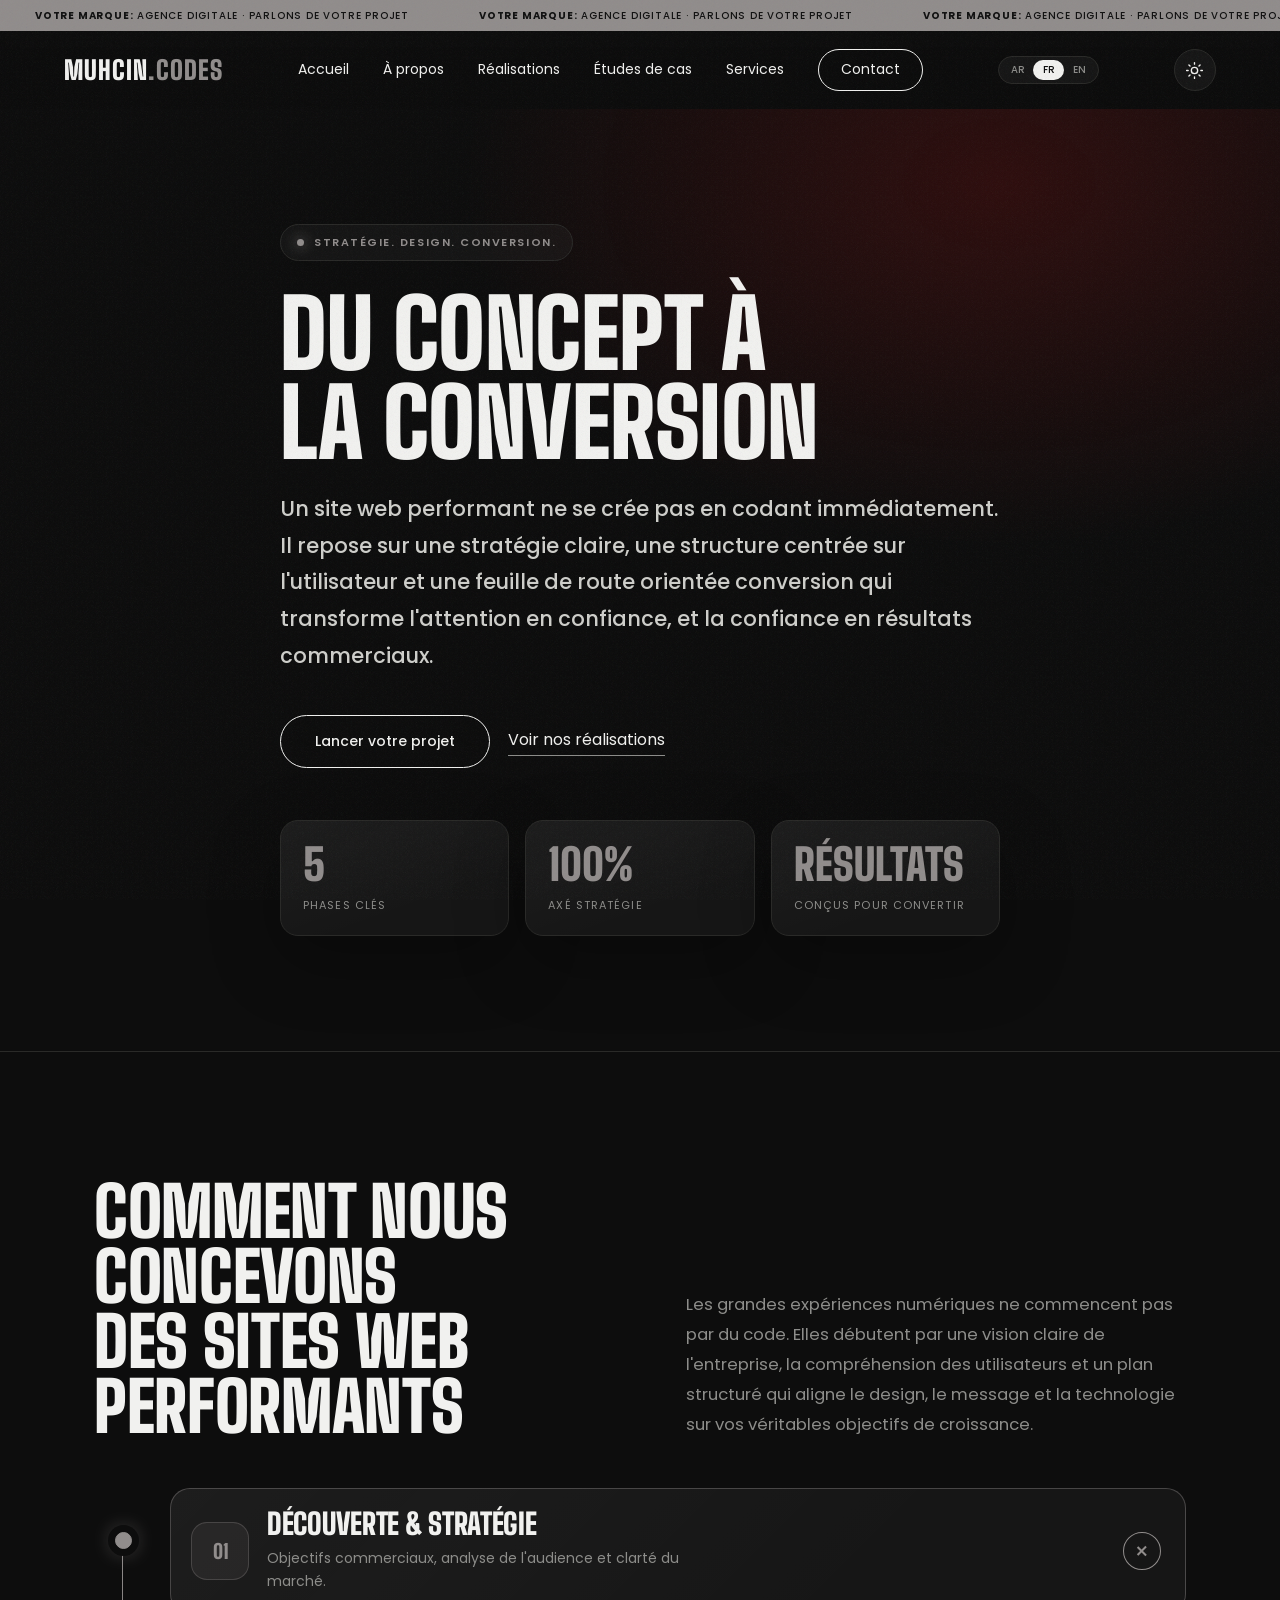
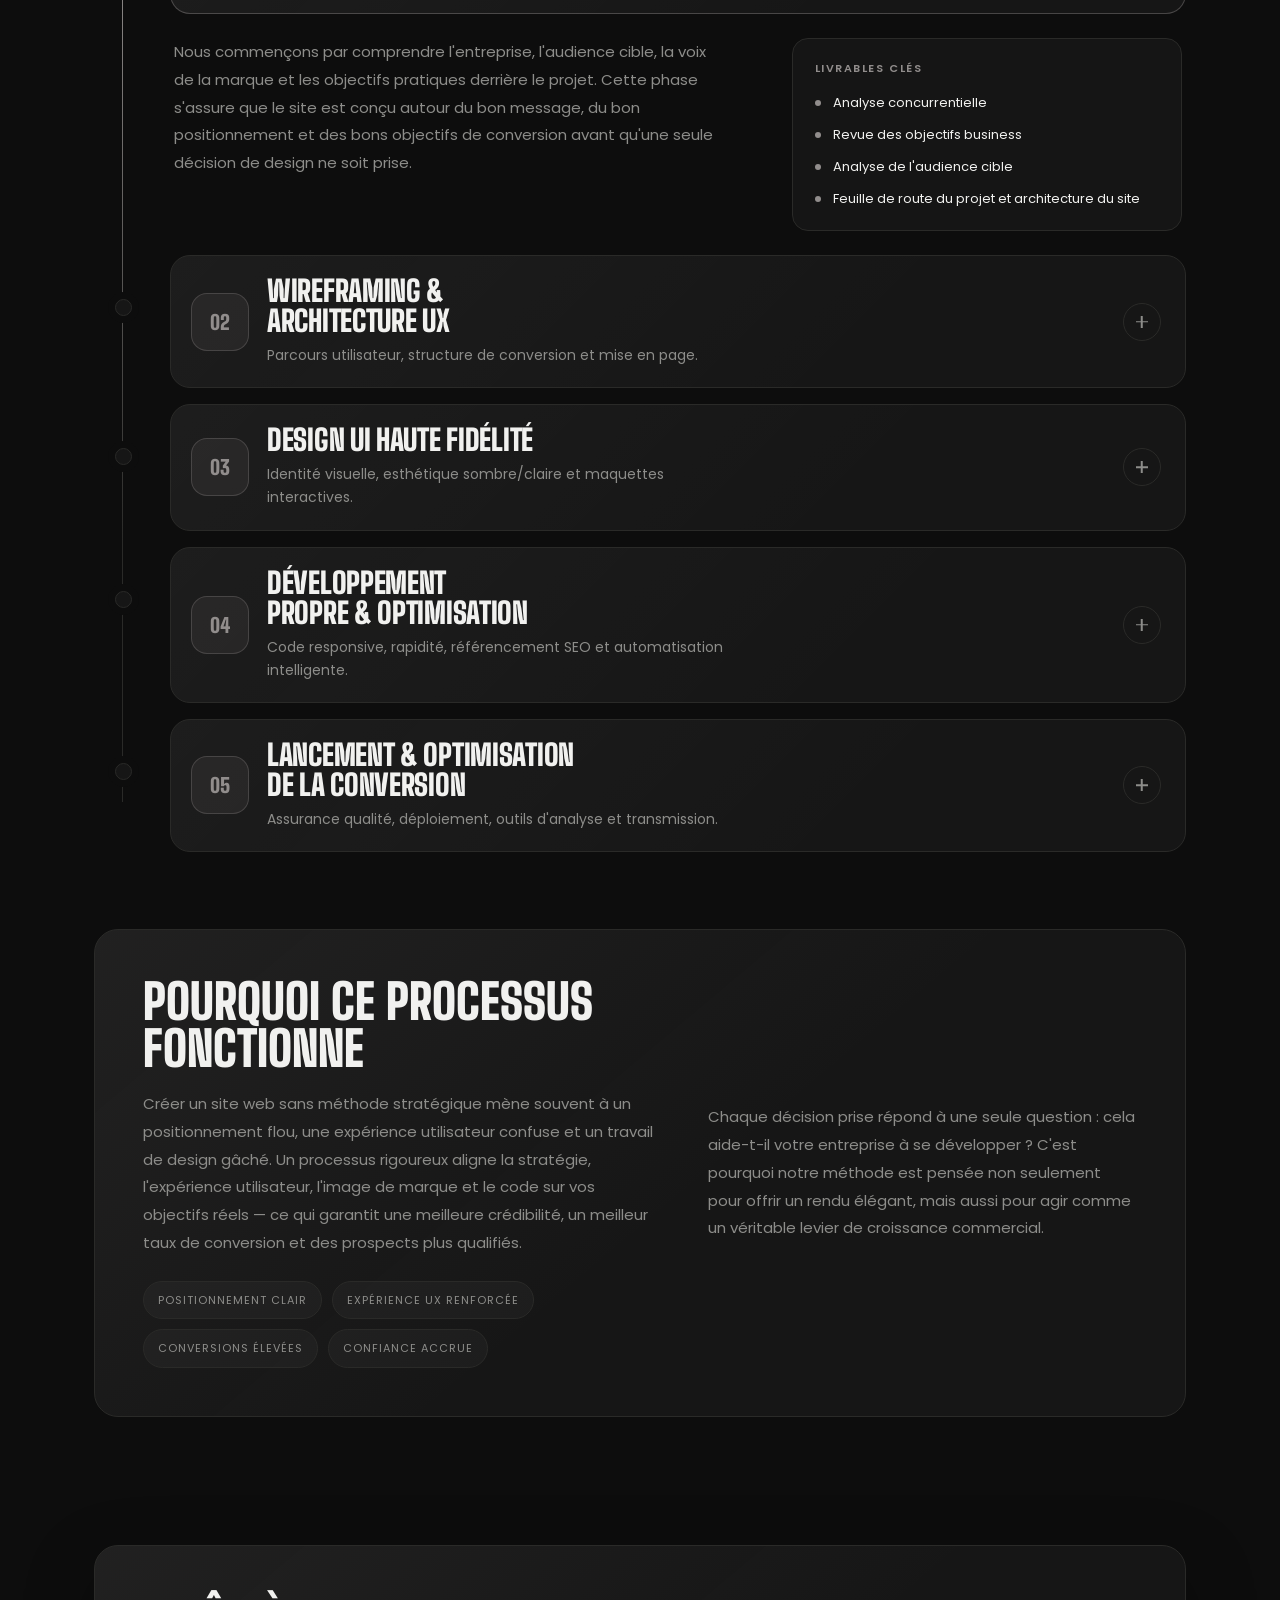
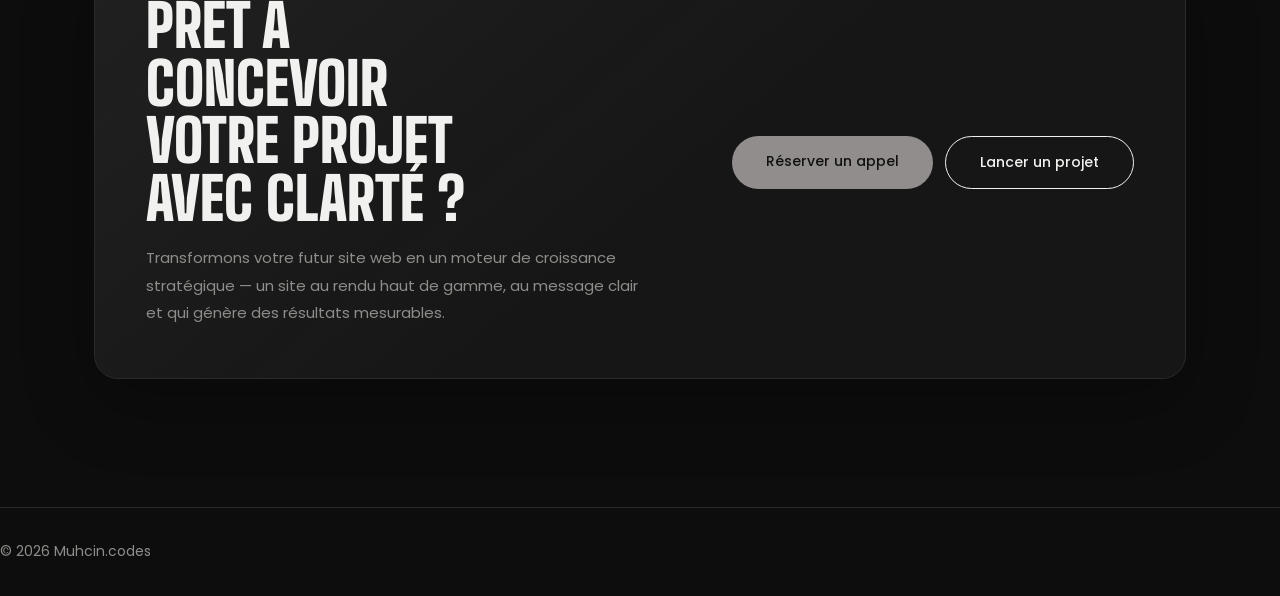
<file: our-process.html>
<!DOCTYPE html>
<html lang="fr">
<head>
  <meta charset="utf-8">
  <meta name="viewport" content="width=device-width, initial-scale=1, viewport-fit=cover">
  <title>Notre processus | Muhcin.dev</title>
  <meta name="description" content="Une méthode stratégique, étape par étape, pour créer des sites web performants qui transforment les visiteurs en clients.">
  <link rel="preconnect" href="https://fonts.googleapis.com">
  <link rel="preconnect" href="https://fonts.gstatic.com" crossorigin>
  <link rel="stylesheet" href="https://fonts.googleapis.com/css2?family=Poppins:wght@300;400;500;600;700&family=Big+Shoulders+Display:wght@700;900&display=swap">
  <link rel="stylesheet" href="style.css">
  <link rel="icon" type="image/png" href="logos/logo.jpeg">
  <style>
    /* Page tokens: fall back gracefully if style.css does not define a variable */
    .process-page {
      --ac: var(--accent, #ff1a1a);
      --surface: var(--bg2, #111114);
      --hair: var(--line, rgba(255,255,255,.1));
      --soft: rgba(255,255,255,.03);
      --txt: var(--fg, #f5f5f7);
      --dim: var(--muted, #9b9ba6);
      --head-font: var(--head, 'Big Shoulders Display', sans-serif);
      --shadow: 0 24px 70px rgba(0,0,0,.28);
      --ease: cubic-bezier(.2,.8,.2,1);
      --r: 20px;
      position: relative; overflow: hidden; text-align: left;
    }
    :root[data-theme="light"] .process-page { --soft: rgba(17,17,17,.035); --shadow: 0 22px 60px rgba(28,20,15,.10); }
    .process-page :is(h1,h2,h3,h4,p,li,span) { text-align: left; }
    .process-page .page-shell { max-width: 1220px; margin: 0 auto; padding-inline: var(--pad, clamp(20px, 4vw, 48px)); }
    .process-page :is(a,button):focus-visible { outline: 2px solid var(--ac); outline-offset: 3px; }

    /* Hero */
    .process-hero {
      position: relative; display: flex; align-items: center; min-height: min(680px, 90svh);
      background: radial-gradient(ellipse 60% 55% at 78% 8%, rgba(255,26,26,.14), transparent 70%), var(--bg, #0a0a0b);
      border-bottom: 1px solid var(--hair);
    }
    .process-hero-inner { padding-block: clamp(64px, 9vw, 120px); }
    .eyebrow {
      display: inline-flex; align-items: center; gap: 10px; padding: 8px 16px;
      border: 1px solid var(--hair); border-radius: 999px; background: var(--soft);
      color: var(--ac); font-size: 11px; font-weight: 600; letter-spacing: .14em; text-transform: uppercase;
    }
    .eyebrow::before { content: ""; width: 7px; height: 7px; border-radius: 50%; background: var(--ac); box-shadow: 0 0 14px var(--ac); }
    .process-hero h1 { margin-top: 28px; max-width: 13ch; font-size: clamp(44px, 7.4vw, 112px); line-height: .94; text-wrap: balance; }
    .process-hero .lead { max-width: 720px; margin-top: 24px; font-size: clamp(16px, 1.7vw, 21px); line-height: 1.75; color: var(--hero-copy, var(--dim)); }
    .process-actions { display: flex; flex-wrap: wrap; gap: 18px; align-items: center; margin-top: 36px; }
    .stats-grid { display: grid; grid-template-columns: repeat(3, minmax(0,1fr)); gap: 16px; margin-top: 52px; }
    .stat-card {
      padding: 22px 22px 20px; border: 1px solid var(--hair); border-radius: 18px;
      background: linear-gradient(160deg, var(--soft), transparent 70%), var(--surface); box-shadow: var(--shadow);
    }
    .stat-card strong { display: block; font: 900 clamp(28px, 3.4vw, 46px)/1 var(--head-font); text-transform: uppercase; color: var(--ac); overflow-wrap: anywhere; }
    .stat-card span { display: block; margin-top: 10px; font-size: 11px; letter-spacing: .1em; text-transform: uppercase; color: var(--dim); }

    /* Section header */
    .process-section { padding-block: clamp(72px, 10vw, 140px); }
    .section-head { display: flex; justify-content: space-between; align-items: end; gap: 28px 48px; margin-bottom: 48px; }
    .section-head h2 { max-width: 14ch; font-size: clamp(36px, 5.4vw, 84px); line-height: .94; text-wrap: balance; }
    .section-head p { max-width: 500px; color: var(--dim); font-size: clamp(15px, 1.3vw, 17px); line-height: 1.8; }

    /* Timeline */
    .timeline { --x: 28px; --pl: 76px; position: relative; display: grid; gap: 16px; }
    .timeline::before {
      content: ""; position: absolute; left: var(--x); top: 50px; bottom: 50px; width: 1px;
      background: linear-gradient(to bottom, var(--ac), var(--hair) 70%);
    }
    .phase-card { position: relative; padding-left: var(--pl); }
    .phase-card::before {
      content: ""; position: absolute; left: calc(var(--x) - 7px); top: 44px; width: 15px; height: 15px; z-index: 1;
      border-radius: 50%; background: var(--surface); border: 1px solid var(--hair);
      box-shadow: 0 0 0 7px var(--bg, #0a0a0b); transition: background .3s, border-color .3s, box-shadow .3s;
    }
    .phase-card.active::before { background: var(--ac); border-color: var(--ac); box-shadow: 0 0 0 7px var(--bg, #0a0a0b), 0 0 22px var(--ac); }
    .phase-title { margin: 0; font: inherit; }
    .phase-header {
      display: flex; align-items: center; gap: 18px; width: 100%; padding: 20px 24px 20px 20px;
      border: 1px solid var(--hair); border-radius: var(--r); color: var(--txt); font: inherit; text-align: left; cursor: pointer;
      background: linear-gradient(135deg, var(--soft), transparent 70%), var(--surface);
      transition: transform .3s var(--ease), border-color .3s, box-shadow .3s;
    }
    .phase-header:hover { transform: translateY(-2px); border-color: color-mix(in srgb, var(--ac) 45%, transparent); box-shadow: var(--shadow); }
    .phase-card.active .phase-header { border-color: color-mix(in srgb, var(--ac) 40%, transparent); }
    .phase-badge {
      display: grid; place-items: center; flex: none; width: 58px; height: 58px; border-radius: 16px;
      background: color-mix(in srgb, var(--ac) 10%, transparent); border: 1px solid color-mix(in srgb, var(--ac) 30%, transparent);
      color: var(--ac); font: 900 20px/1 var(--head-font); font-variant-numeric: tabular-nums;
    }
    .phase-copy { display: block; flex: 1; min-width: 0; }
    .phase-name { display: block; max-width: 22ch; font: 900 clamp(21px, 2.3vw, 34px)/1.02 var(--head-font); letter-spacing: -.01em; text-transform: uppercase; text-wrap: balance; }
    .phase-desc { display: block; margin-top: 8px; max-width: 52ch; color: var(--dim); font: 400 14px/1.65 'Poppins', sans-serif; }
    .phase-toggle {
      position: relative; flex: none; width: 38px; height: 38px; border: 1px solid var(--hair); border-radius: 50%;
      color: var(--dim); transition: transform .35s var(--ease), color .3s, border-color .3s;
    }
    .phase-toggle::before, .phase-toggle::after { content: ""; position: absolute; inset: 50% auto auto 50%; width: 12px; height: 1.5px; background: currentColor; transform: translate(-50%,-50%); }
    .phase-toggle::after { transform: translate(-50%,-50%) rotate(90deg); }
    .phase-card.active .phase-toggle { transform: rotate(45deg); color: var(--ac); border-color: var(--ac); }

    /* Accordion panel: animates to its real height, never clips */
    .phase-panel {
      display: grid; grid-template-rows: 0fr; visibility: hidden;
      transition: grid-template-rows .5s var(--ease), visibility 0s .5s;
    }
    .phase-card.active .phase-panel { grid-template-rows: 1fr; visibility: visible; transition-delay: 0s; }
    .phase-inner { min-height: 0; overflow: hidden; }
    .phase-content { display: grid; grid-template-columns: 1.2fr .8fr; gap: clamp(20px, 3vw, 32px); padding: 24px 4px 8px; }
    .phase-content p { max-width: 60ch; color: var(--dim); font-size: 15px; line-height: 1.85; }
    .deliverables { padding: 20px 22px; border: 1px solid var(--hair); border-radius: 16px; background: var(--soft); }
    .deliverables h4 { margin-bottom: 14px; color: var(--ac); font-size: 11px; font-weight: 600; letter-spacing: .14em; text-transform: uppercase; }
    .deliverables ul { display: grid; gap: 10px; list-style: none; padding: 0; margin: 0; }
    .deliverables li { position: relative; padding-left: 18px; color: var(--txt); font-size: 13px; line-height: 1.7; }
    .deliverables li::before { content: ""; position: absolute; left: 0; top: .6em; width: 6px; height: 6px; border-radius: 50%; background: var(--ac); }

    /* Why + CTA */
    .why-we-do-it, .cta-box {
      display: grid; align-items: center; border: 1px solid var(--hair); border-radius: 24px;
      background: linear-gradient(140deg, color-mix(in srgb, var(--ac) 9%, transparent), transparent 55%), var(--surface);
    }
    .why-we-do-it { grid-template-columns: 1.2fr 1fr; gap: clamp(24px, 4vw, 56px); margin-top: clamp(40px, 6vw, 80px); padding: clamp(26px, 4vw, 48px); }
    .why-we-do-it h3 { margin-bottom: 18px; font: 900 clamp(30px, 3.8vw, 54px)/.97 var(--head-font); text-transform: uppercase; }
    .why-we-do-it p { color: var(--dim); font-size: 15px; line-height: 1.85; }
    .pill-list { display: flex; flex-wrap: wrap; gap: 10px; margin-top: 24px; }
    .pill { padding: 9px 14px; border: 1px solid var(--hair); border-radius: 999px; background: var(--soft); color: var(--dim); font-size: 11px; letter-spacing: .09em; text-transform: uppercase; }
    .cta-wrap { padding-block: 0 clamp(72px, 10vw, 130px); }
    .cta-box { grid-template-columns: 1.2fr auto; gap: 28px; padding: clamp(28px, 4vw, 56px); box-shadow: var(--shadow); }
    .cta-box h3 { max-width: 12ch; font: 900 clamp(34px, 4.6vw, 70px)/.98 var(--head-font); text-transform: uppercase; text-wrap: balance; }
    .cta-box p { max-width: 56ch; margin-top: 16px; color: var(--dim); font-size: 15px; line-height: 1.85; }
    .cta-actions { display: flex; flex-wrap: wrap; justify-content: flex-end; gap: 12px; }
    .btn-outline-light { border: 1px solid var(--txt); color: var(--txt); }

    @media (max-width: 991px) {
      .section-head { flex-direction: column; align-items: flex-start; }
      .why-we-do-it, .cta-box { grid-template-columns: 1fr; }
      .cta-actions { justify-content: flex-start; }
    }
    @media (max-width: 720px) {
      .stats-grid, .phase-content { grid-template-columns: 1fr; }
      .timeline { --x: 12px; --pl: 38px; }
      .timeline::before { top: 40px; bottom: 40px; }
      .phase-card::before { top: 36px; }
      .phase-header { align-items: flex-start; padding: 16px 14px; gap: 14px; }
      .phase-badge { width: 46px; height: 46px; font-size: 17px; border-radius: 13px; }
      .phase-toggle { width: 32px; height: 32px; }
      .process-hero h1, .section-head h2, .phase-name, .cta-box h3 { max-width: none; }
    }
    @media (max-width: 520px) {
      .process-actions, .cta-actions { flex-direction: column; align-items: stretch; }
      .process-actions a, .cta-actions a { width: 100%; text-align: center; }
    }
    @media (prefers-reduced-motion: reduce) {
      .process-page *, .process-page *::before { transition: none !important; }
    }
  </style>
</head>
<body>
  <div class="cursor-glow" aria-hidden="true"></div>

  <div class="promo" aria-hidden="true">
    <div class="promo-track">
      <span><b>VOTRE MARQUE:</b> AGENCE DIGITALE · PARLONS DE VOTRE PROJET</span>
      <span><b>VOTRE MARQUE:</b> AGENCE DIGITALE · PARLONS DE VOTRE PROJET</span>
      <span><b>VOTRE MARQUE:</b> AGENCE DIGITALE · PARLONS DE VOTRE PROJET</span>
      <span><b>VOTRE MARQUE:</b> AGENCE DIGITALE · PARLONS DE VOTRE PROJET</span>
    </div>
  </div>

  <header class="header">
    <a class="logo" href="index.html">Muhcin<span>.codes</span></a>
    <nav id="nav" aria-label="Navigation principale">
      <a href="index.html#top">Accueil</a>
      <a href="index.html#about">À propos</a>
      <a href="index.html#works">Réalisations</a>
      <a href="index.html#case-studies">Études de cas</a>
      <a href="index.html#services">Services</a>
      <a href="index.html#contact" class="nav-cta">Contact</a>
    </nav>
    <div class="language-switch" role="group" aria-label="Choisir la langue">
      <button type="button" data-language="ar" aria-label="العربية" aria-pressed="false">AR</button>
      <button type="button" data-language="fr" aria-label="Français" aria-pressed="true">FR</button>
      <button type="button" data-language="en" aria-label="English" aria-pressed="false">EN</button>
    </div>
    <button class="theme-toggle" type="button" aria-label="Activer le thème clair/sombre" title="Activer le thème clair/sombre">
      <svg class="theme-icon theme-icon-sun" viewBox="0 0 24 24" aria-hidden="true"><circle cx="12" cy="12" r="4"></circle><path d="M12 2v2m0 16v2M4.93 4.93l1.42 1.42m11.3 11.3 1.42 1.42M2 12h2m16 0h2M4.93 19.07l1.42-1.42m11.3-11.3 1.42-1.42"></path></svg>
      <svg class="theme-icon theme-icon-moon" viewBox="0 0 24 24" aria-hidden="true"><path d="M20.9 13A8.5 8.5 0 0 1 11 3.1 8.5 8.5 0 1 0 20.9 13Z"></path></svg>
    </button>
    <button class="burger" aria-controls="nav" aria-expanded="false" aria-label="Ouvrir le menu"><span></span></button>
  </header>

  <main class="process-page">
    <section class="process-hero">
      <div class="page-shell process-hero-inner">
        <span class="eyebrow">Stratégie. Design. Conversion.</span>
        <h1>Du concept à la conversion</h1>
        <p class="lead">Un site web performant ne se crée pas en codant immédiatement. Il repose sur une stratégie claire, une structure centrée sur l'utilisateur et une feuille de route orientée conversion qui transforme l'attention en confiance, et la confiance en résultats commerciaux.</p>
        <div class="process-actions">
          <a class="btn btn-outline" href="index.html#contact">Lancer votre projet</a>
          <a class="link" href="index.html#works">Voir nos réalisations</a>
        </div>
        <div class="stats-grid" aria-label="Statistiques du processus de conception">
          <div class="stat-card"><strong>5</strong><span>phases clés</span></div>
          <div class="stat-card"><strong>100%</strong><span>axé stratégie</span></div>
          <div class="stat-card"><strong>Résultats</strong><span>conçus pour convertir</span></div>
        </div>
      </div>
    </section>

    <section class="process-section page-shell">
      <div class="section-head">
        <h2 class="title-xxl">Comment nous concevons des sites web performants</h2>
        <p>Les grandes expériences numériques ne commencent pas par du code. Elles débutent par une vision claire de l'entreprise, la compréhension des utilisateurs et un plan structuré qui aligne le design, le message et la technologie sur vos véritables objectifs de croissance.</p>
      </div>

      <div class="timeline" aria-label="Chronologie du processus de travail">
        <article class="phase-card active">
          <h3 class="phase-title"><button class="phase-header" type="button" aria-expanded="true" aria-controls="phase-1">
            <span class="phase-badge">01</span>
            <span class="phase-copy"><span class="phase-name">Découverte &amp; Stratégie</span><span class="phase-desc">Objectifs commerciaux, analyse de l'audience et clarté du marché.</span></span>
            <span class="phase-toggle" aria-hidden="true"></span>
          </button></h3>
          <div class="phase-panel" id="phase-1"><div class="phase-inner"><div class="phase-content">
            <p>Nous commençons par comprendre l'entreprise, l'audience cible, la voix de la marque et les objectifs pratiques derrière le projet. Cette phase s'assure que le site est conçu autour du bon message, du bon positionnement et des bons objectifs de conversion avant qu'une seule décision de design ne soit prise.</p>
            <div class="deliverables"><h4>Livrables clés</h4><ul>
              <li>Analyse concurrentielle</li><li>Revue des objectifs business</li><li>Analyse de l'audience cible</li><li>Feuille de route du projet et architecture du site</li>
            </ul></div>
          </div></div></div>
        </article>

        <article class="phase-card">
          <h3 class="phase-title"><button class="phase-header" type="button" aria-expanded="false" aria-controls="phase-2">
            <span class="phase-badge">02</span>
            <span class="phase-copy"><span class="phase-name">Wireframing &amp; Architecture UX</span><span class="phase-desc">Parcours utilisateur, structure de conversion et mise en page.</span></span>
            <span class="phase-toggle" aria-hidden="true"></span>
          </button></h3>
          <div class="phase-panel" id="phase-2"><div class="phase-inner"><div class="phase-content">
            <p>Une fois la stratégie clarifiée, nous définissons le parcours utilisateur et la structure des pages. Nous cartographions la navigation, les points de conversion et les appels à l'action clés afin de rendre l'expérience intuitive et de susciter naturellement la prise de décision, plutôt que de reposer sur de la simple décoration.</p>
            <div class="deliverables"><h4>Livrables clés</h4><ul>
              <li>Wireframes basse fidélité</li><li>Cartographie du parcours utilisateur</li><li>Structure essentielle des pages</li><li>Plan de mise en page axé sur la conversion</li>
            </ul></div>
          </div></div></div>
        </article>

        <article class="phase-card">
          <h3 class="phase-title"><button class="phase-header" type="button" aria-expanded="false" aria-controls="phase-3">
            <span class="phase-badge">03</span>
            <span class="phase-copy"><span class="phase-name">Design UI Haute Fidélité</span><span class="phase-desc">Identité visuelle, esthétique sombre/claire et maquettes interactives.</span></span>
            <span class="phase-toggle" aria-hidden="true"></span>
          </button></h3>
          <div class="phase-panel" id="phase-3"><div class="phase-inner"><div class="phase-content">
            <p>Nous transformons la stratégie en une identité visuelle haut de gamme grâce à une typographie soignée, une hiérarchie claire, des animations fluides et des composants UI modernes. Le design est conçu pour inspirer confiance et clarté, tout en restant parfaitement adaptatif sur ordinateur, tablette et mobile.</p>
            <div class="deliverables"><h4>Livrables clés</h4><ul>
              <li>Maquettes UI haute fidélité</li><li>Prototype interactif</li><li>Système visuel de marque</li><li>Adaptation du design en mode sombre/clair</li>
            </ul></div>
          </div></div></div>
        </article>

        <article class="phase-card">
          <h3 class="phase-title"><button class="phase-header" type="button" aria-expanded="false" aria-controls="phase-4">
            <span class="phase-badge">04</span>
            <span class="phase-copy"><span class="phase-name">Développement Propre &amp; Optimisation</span><span class="phase-desc">Code responsive, rapidité, référencement SEO et automatisation intelligente.</span></span>
            <span class="phase-toggle" aria-hidden="true"></span>
          </button></h3>
          <div class="phase-panel" id="phase-4"><div class="phase-inner"><div class="phase-content">
            <p>Une fois le design validé, nous le traduisons en un code propre, évolutif et ultra-rapide. Nous accordons la priorité aux affichages adaptatifs, au référencement naturel (SEO), à la vitesse, à la sécurité et à l'intégration d'outils pratiques comme la redirection des leads vers WhatsApp et les formulaires de réservation.</p>
            <div class="deliverables"><h4>Livrables clés</h4><ul>
              <li>Développement front-end propre</li><li>Compatibilité multi-navigateurs et mobile</li><li>Optimisation de la vitesse et des performances</li><li>Automatisation des formulaires et de WhatsApp</li>
            </ul></div>
          </div></div></div>
        </article>

        <article class="phase-card">
          <h3 class="phase-title"><button class="phase-header" type="button" aria-expanded="false" aria-controls="phase-5">
            <span class="phase-badge">05</span>
            <span class="phase-copy"><span class="phase-name">Lancement &amp; Optimisation de la Conversion</span><span class="phase-desc">Assurance qualité, déploiement, outils d'analyse et transmission.</span></span>
            <span class="phase-toggle" aria-hidden="true"></span>
          </button></h3>
          <div class="phase-panel" id="phase-5"><div class="phase-inner"><div class="phase-content">
            <p>Avant la mise en ligne, nous effectuons des tests de qualité approfondis, vérifions toutes les interactions, assurons la stabilité technique et préparons le site au déploiement. Après le lancement, nous configurons les outils d'analyse, validons le suivi des conversions et assurons une transmission claire pour que vous puissiez gérer le site en toute autonomie.</p>
            <div class="deliverables"><h4>Livrables clés</h4><ul>
              <li>Rapport de tests d'assurance qualité (QA)</li><li>Mise en ligne &amp; déploiement</li><li>Configuration du suivi analytique</li><li>Guide de prise en main et formation client</li>
            </ul></div>
          </div></div></div>
        </article>
      </div>

      <div class="why-we-do-it">
        <div>
          <h3>Pourquoi ce processus fonctionne</h3>
          <p>Créer un site web sans méthode stratégique mène souvent à un positionnement flou, une expérience utilisateur confuse et un travail de design gâché. Un processus rigoureux aligne la stratégie, l'expérience utilisateur, l'image de marque et le code sur vos objectifs réels — ce qui garantit une meilleure crédibilité, un meilleur taux de conversion et des prospects plus qualifiés.</p>
          <div class="pill-list" aria-label="Avantages de la méthode">
            <span class="pill">Positionnement clair</span><span class="pill">Expérience UX renforcée</span><span class="pill">Conversions élevées</span><span class="pill">Confiance accrue</span>
          </div>
        </div>
        <div>
          <p>Chaque décision prise répond à une seule question : cela aide-t-il votre entreprise à se développer ? C'est pourquoi notre méthode est pensée non seulement pour offrir un rendu élégant, mais aussi pour agir comme un véritable levier de croissance commercial.</p>
        </div>
      </div>
    </section>

    <section class="cta-wrap page-shell">
      <div class="cta-box">
        <div>
          <h3>Prêt à concevoir votre projet avec clarté ?</h3>
          <p>Transformons votre futur site web en un moteur de croissance stratégique — un site au rendu haut de gamme, au message clair et qui génère des résultats mesurables.</p>
        </div>
        <div class="cta-actions">
          <a class="btn btn-solid" href="https://wa.me/212690461515" target="_blank" rel="noopener noreferrer">Réserver un appel</a>
          <a class="btn btn-outline-light" href="index.html#contact">Lancer un projet</a>
        </div>
      </div>
    </section>
  </main>

  <footer class="wrap footer">
    <p>© <span id="year"></span> Muhcin.codes</p>
    <div class="footer-socials" aria-label="Liens réseaux sociaux">
      <a href="https://www.instagram.com/muhcin.dev" target="_blank" rel="noopener noreferrer" aria-label="Instagram">
        <svg viewBox="0 0 24 24" aria-hidden="true"><rect x="3" y="3" width="18" height="18" rx="5"></rect><circle cx="12" cy="12" r="4"></circle><circle class="instagram-dot" cx="17.5" cy="6.5" r="1"></circle></svg>
      </a>
      <a href="https://wa.me/212690461515" target="_blank" rel="noopener noreferrer" aria-label="WhatsApp">
        <svg viewBox="0 0 24 24" aria-hidden="true"><path d="M20 12.2A8.2 8.2 0 0 1 4.5 15.7L3 21l5.5-1.5a8.2 8.2 0 1 0 11.5-7.3ZM12 6.5c1.5 0 2.8.5 3.8 1.4l.8.8-1.9 1-.6-.6a5.3 5.3 0 0 0-8.1 3.8c-.2.8-.1 1.7.3 2.5l.7 1.1-1.1.3a7.2 7.2 0 0 1-1.2-3.7A7.2 7.2 0 0 1 12 6.5Zm4.9 9.4c-.2-.1-1.1-.5-1.9-.7-.5-.2-.9-.2-1.2.2-.3.4-.8 1-.9 1.2-.2.2-.4.2-.8.1-2.2-1.1-3.7-3.9-3.8-4.1-.1-.2-.2-.2-.4-.2-.3 0-.6.1-.8.3-.5.5-1.3 1.2-1.3 2.9s1.3 3.5 1.5 3.7c.2.2 2.6 4.1 6.2 5.7.9.4 1.5.7 2.1.9.9.2 1.8.2 2.3.1.7-.1 1.9-.7 2.2-1.4.3-.7.3-1.3.2-1.4-.1-.1-.3-.2-.5-.4Z"/></svg>
      </a>
    </div>
  </footer>

  <script src="script.js"></script>
  <script>
    document.addEventListener('DOMContentLoaded', function () {
      var cards = document.querySelectorAll('.phase-card');

      cards.forEach(function (card) {
        card.querySelector('.phase-header').addEventListener('click', function () {
          var open = card.classList.contains('active');
          cards.forEach(function (c) {
            c.classList.remove('active');
            c.querySelector('.phase-header').setAttribute('aria-expanded', 'false');
          });
          if (!open) {
            card.classList.add('active');
            this.setAttribute('aria-expanded', 'true');
          }
        });
      });

      var year = document.getElementById('year');
      if (year) year.textContent = new Date().getFullYear();
    });
  </script>
</body>
</html>
</file>
<file: style.css>
:root{color-scheme:dark;--bg:#0d0d0d;--bg2:#161616;--fg:#f1f1ef;--muted:#8d8d8a;--line:#2a2a28;--accent:#918d8c;--accent-fg:#111;--header-bg:rgba(13,13,13,.8);--hero-start:#2b2b29;--hero-copy:#cfcfcb;--hero-overlay:linear-gradient(180deg,rgba(13,13,13,.25),rgba(13,13,13,.55));--card-hover:#191918;--hover-border:#55514f;--image-bg:#111;--placeholder:#55554f;--nav-bg:rgba(13,13,13,.94);--skill-fg:#d8d8d4;--skill-icon-bg:#242423;--skill-hover-bg:rgba(255,255,255,.035);--head:"Big Shoulders Display",sans-serif;--body:"Poppins",sans-serif;--pad:clamp(20px,5vw,72px)}
:root[data-theme="light"]{color-scheme:light;--bg:#f5f3ef;--bg2:#fff;--fg:#211f1d;--muted:#6f6963;--line:#dedad4;--accent:#a33b38;--accent-fg:#fff;--header-bg:rgba(245,243,239,.86);--hero-start:#e5dfd7;--hero-copy:#48423d;--card-hover:#f4f1ec;--hover-border:#bcb4a9;--image-bg:#e8e3dc;--placeholder:#89827b;--nav-bg:rgba(245,243,239,.96);--skill-fg:#47423e;--skill-icon-bg:#e8e3dc;--skill-hover-bg:rgba(20,15,10,.035)}
*{box-sizing:border-box;margin:0;padding:0}
html{scroll-behavior:smooth;scroll-padding-top:90px}
body{background:var(--bg);color:var(--fg);font:400 16px/1.7 var(--body);-webkit-font-smoothing:antialiased;overflow-x:hidden}
body::after{content:"";position:fixed;inset:0;pointer-events:none;z-index:99;opacity:.06;background-image:url("data:image/svg+xml,%3Csvg xmlns='http://www.w3.org/2000/svg' width='160' height='160'%3E%3Cfilter id='n'%3E%3CfeTurbulence baseFrequency='.8' numOctaves='2'/%3E%3C/filter%3E%3Crect width='100%25' height='100%25' filter='url(%23n)'/%3E%3C/svg%3E")}
a{color:inherit;text-decoration:none}ul{list-style:none}
:focus-visible{outline:2px solid var(--accent);outline-offset:3px}
.wrap{padding-inline:var(--pad);max-width:1600px;margin-inline:auto}
.section{padding-block:clamp(70px,11vw,150px)}
.grid-2{display:grid;grid-template-columns:1fr 1.6fr;gap:clamp(30px,6vw,100px);align-items:start}

/* promo bar */
.promo{background:var(--accent);color:var(--accent-fg);overflow:hidden;font-size:10px;font-weight:450;letter-spacing:.08em;white-space:nowrap}
.promo-track{display:inline-flex;animation:marq 30s linear infinite}
.promo span{padding:7px 35px}
@keyframes marq{to{transform:translateX(-50%)}}

/* header */
.header{position:sticky;top:0;z-index:50;display:flex;align-items:center;justify-content:space-between;padding:18px var(--pad)}
/* le flou est sur un pseudo-élément : un backdrop-filter sur .header piégeait le menu mobile (position:fixed) dans la barre */
.header::before{content:"";position:absolute;inset:0;z-index:-1;background:var(--header-bg);-webkit-backdrop-filter:blur(12px);backdrop-filter:blur(12px)}
.logo{font:900 26px/1 var(--head);letter-spacing:.04em;text-transform:uppercase}.logo span{color:var(--accent)}
#nav{display:flex;gap:34px;align-items:center;font-size:14px}
#nav a{position:relative;padding-block:4px}
#nav a:not(.nav-cta)::after{content:"";position:absolute;left:0;bottom:0;width:100%;height:1px;background:currentColor;transform:scaleX(0);transform-origin:left;transition:transform .3s}
#nav a:hover::after{transform:scaleX(1)}
.nav-cta{border:1px solid var(--fg);border-radius:99px;padding:8px 22px!important;transition:.3s}
.nav-cta:hover{background:var(--fg);color:var(--bg)}
.language-switch{display:flex;align-items:center;flex:none;padding:3px;border:1px solid var(--line);border-radius:99px;background:var(--bg2)}
.language-switch button{min-width:31px;padding:5px 6px;border:0;border-radius:99px;background:transparent;color:var(--muted);font:500 10px/1 var(--body);cursor:pointer;transition:background .2s,color .2s}
.language-switch button[aria-pressed="true"]{background:var(--fg);color:var(--bg)}
.language-switch button:hover{color:var(--fg)}
.language-switch button[aria-pressed="true"]:hover{color:var(--bg)}
.language-switch button:focus-visible{outline:2px solid var(--accent);outline-offset:2px}
.theme-toggle{display:grid;place-items:center;flex:none;width:42px;height:42px;border:1px solid var(--line);border-radius:50%;background:var(--bg2);color:var(--fg);cursor:pointer;transition:background .25s,border-color .25s,color .25s,transform .25s}
.theme-toggle:hover{transform:rotate(-12deg);border-color:var(--accent);color:var(--accent)}
.theme-toggle:focus-visible{outline:2px solid var(--accent);outline-offset:3px}
.theme-icon{width:19px;height:19px;fill:none;stroke:currentColor;stroke-width:1.7;stroke-linecap:round;stroke-linejoin:round}
.theme-icon-moon{display:none}
:root[data-theme="light"] .theme-icon-sun{display:none}
:root[data-theme="light"] .theme-icon-moon{display:block}
.burger{display:none;background:none;border:0;width:40px;height:40px;cursor:pointer;position:relative}
.burger span,.burger::before,.burger::after{content:"";position:absolute;left:8px;right:8px;height:2px;background:var(--fg);transition:.3s}
.burger::before{top:14px}.burger span{top:19px}.burger::after{top:24px}
.menu-open .burger::before{top:19px;transform:rotate(45deg)}.menu-open .burger::after{top:19px;transform:rotate(-45deg)}.menu-open .burger span{opacity:0}

/* hero */
.hero{position:relative;min-height:calc(100svh - 120px);display:flex;align-items:center;overflow:hidden;background:radial-gradient(ellipse at 70% 30%,var(--hero-start),var(--bg) 65%)}
.hero-video{position:absolute;inset:0;width:100%;height:100%;object-fit:cover;filter:grayscale(1) brightness(.45)}
.hero-inner{position:relative;width:100%}
h1,.title-xl,.title-xxl{font-family:var(--head);font-weight:900;text-transform:uppercase;line-height:.92;letter-spacing:-.005em}
h1{font-size:clamp(64px,13vw,210px)}
.hero p{margin-top:28px;max-width:700px;color:var(--hero-copy);font-size:clamp(15px,1.6vw,19px)}
.actions{display:flex;flex-wrap:wrap;gap:28px;align-items:center;margin-top:40px}
.title-xl{font-size:clamp(48px,7vw,110px)}.title-xxl{font-size:clamp(44px,7.5vw,120px);max-width:12ch}
.subtitle{font-size:14px;color:var(--accent);margin-bottom:18px}
.caps{margin-top:26px;font-size:13px;text-transform:uppercase;letter-spacing:.08em;color:var(--muted)}
.lead{font-size:clamp(20px,2.4vw,32px);font-weight:500;line-height:1.45;margin-bottom:40px}
.muted{color:var(--muted);margin:28px 0 20px;max-width:380px}
.ulink{border-bottom:1px solid var(--line);transition:border-color .3s}.ulink:hover{border-color:var(--accent)}

/* buttons */
.btn{display:inline-block;border-radius:99px;padding:15px 34px;font:500 14px var(--body);cursor:pointer;transition:.3s}
.btn-outline{border:1px solid var(--fg)}.btn-outline:hover{background:var(--fg);color:var(--bg)}
.btn-solid{background:var(--accent);color:var(--accent-fg);border:0}.btn-solid:hover{filter:brightness(1.1);transform:translateY(-2px)}
.link{border-bottom:1px solid var(--muted);padding-bottom:2px}.link:hover{border-color:var(--fg)}

/* crossed bands */
.cross{position:relative;height:200px;overflow:hidden;margin-block:20px}
.band{position:absolute;left:-5%;width:110%;padding:14px 0;overflow:hidden;white-space:nowrap;font:900 clamp(34px,5vw,64px)/1 var(--head);text-transform:uppercase}
.band-light{background:var(--fg);color:var(--bg);top:34px;transform:rotate(-2deg)}
.band-dark{background:var(--bg2);border-block:1px solid var(--line);top:92px;transform:rotate(2deg)}
.band-track{display:inline-block;animation:marq 40s linear infinite}.band-track.rev{animation-direction:reverse}

/* works */
.works{display:grid;grid-template-columns:repeat(2,minmax(0,1fr));gap:clamp(20px,3vw,36px);margin-top:clamp(36px,6vw,70px)}
.work{display:flex;min-width:0;flex-direction:column;overflow:hidden;border:1px solid var(--line);border-radius:8px;background:var(--bg2);transition:transform .35s,border-color .35s,background-color .35s}
.work:hover{transform:translateY(-5px);border-color:var(--hover-border);background-color:var(--card-hover)}
.work-img{display:block;width:100%;aspect-ratio:16/10;padding:0;border:0;overflow:hidden;background:var(--image-bg);position:relative;cursor:zoom-in;touch-action:manipulation}
.work-img:focus-visible{outline-offset:5px}
.work-img img{display:block;width:100%;height:100%;object-fit:contain}
.work-content{display:flex;flex:1;flex-direction:column;align-items:flex-start;padding:clamp(18px,2.5vw,28px)}
.work h3{font:600 clamp(20px,2vw,26px)/1.25 var(--body);margin-bottom:8px}
.work p{max-width:54ch;color:var(--muted);font-size:14px;line-height:1.7}
.work-actions{display:flex;flex-wrap:wrap;gap:10px;margin-top:auto;padding-top:22px}
.work-btn{display:inline-flex;align-items:center;justify-content:center;gap:8px;margin-top:0;padding:11px 18px;font-size:13px}
.work-actions .btn-outline:hover{background:var(--fg);color:var(--bg)!important}
.btn-social{border:1px solid var(--line);color:var(--fg)}
.btn-social:hover{border-color:var(--fg);background:rgba(255,255,255,.06);color:var(--fg)!important}
.btn-social svg{width:17px;height:17px;fill:none;stroke:currentColor;stroke-width:1.8}
.btn-social .instagram-dot{fill:currentColor;stroke:none}

/* Case studies */
.case-intro{max-width:620px;margin-top:24px;color:var(--muted);font-size:clamp(15px,1.5vw,18px);line-height:1.75}
.case-studies{display:grid;gap:clamp(24px,4vw,48px);margin-top:clamp(36px,6vw,70px)}
.case-study{display:grid;grid-template-columns:minmax(0,1.05fr) minmax(0,.95fr);gap:clamp(24px,4vw,56px);align-items:center;padding:clamp(20px,3.5vw,48px);border:1px solid var(--line);border-radius:10px;background:linear-gradient(135deg,rgba(255,255,255,.025),transparent 55%),var(--bg2);transition:transform .35s,border-color .35s,background-color .35s}
.case-study:hover{transform:translateY(-4px);border-color:var(--hover-border);background-color:var(--card-hover)}
.case-main{min-width:0}
.case-heading{margin-bottom:clamp(22px,3vw,34px)}
.case-badge{display:inline-flex;align-items:center;min-height:30px;margin-bottom:16px;padding:5px 12px;border:1px solid var(--line);border-radius:99px;color:var(--accent);font-size:11px;font-weight:500;letter-spacing:.06em;text-transform:uppercase}
.case-heading h3{max-width:19ch;font:900 clamp(34px,4.3vw,58px)/.98 var(--head);text-transform:uppercase}
.case-client{margin-top:14px;color:var(--muted);font-size:13px}
.case-details{display:grid;grid-template-columns:repeat(2,minmax(0,1fr));gap:clamp(16px,2.4vw,28px)}
.case-detail h4{margin-bottom:7px;font-size:12px;font-weight:600;letter-spacing:.08em;text-transform:uppercase}
.case-detail p{color:var(--muted);font-size:13px;line-height:1.8}
.case-tags{display:flex;flex-wrap:wrap;gap:8px;margin-top:20px}
.case-tags li{padding:6px 10px;border:1px solid var(--line);border-radius:4px;color:var(--muted);font-size:10px;line-height:1.4}
.case-results{display:grid;grid-template-columns:repeat(3,minmax(0,1fr));gap:10px;margin-top:clamp(24px,3vw,36px);padding-top:20px;border-top:1px solid var(--line)}
.case-result{display:flex;min-width:0;flex-direction:column;gap:4px}
.case-result strong{font:900 clamp(25px,3vw,38px)/1 var(--head);color:var(--accent);white-space:nowrap}
.case-result strong small{font:inherit}
.case-result span{max-width:18ch;color:var(--muted);font-size:10px;line-height:1.5}
.case-result-text strong{font-size:clamp(20px,2.2vw,30px)}
.case-demo{display:block;min-width:0;overflow:hidden;border:1px solid var(--line);border-radius:8px;background:var(--bg);transition:border-color .3s,transform .3s}
.case-demo:hover{transform:translateY(-3px);border-color:var(--accent)}
.case-browser{display:flex;height:42px;align-items:center;gap:12px;padding-inline:14px;border-bottom:1px solid var(--line);background:var(--bg2)}
.browser-dots{display:flex;flex:none;gap:5px}
.browser-dots i{width:7px;height:7px;border-radius:50%;background:var(--muted);opacity:.65}
.browser-address{min-width:0;flex:1;overflow:hidden;padding:4px 10px;border:1px solid var(--line);border-radius:4px;color:var(--muted);font:400 10px/1.3 var(--body);text-overflow:ellipsis;white-space:nowrap}
.browser-live{display:flex;flex:none;align-items:center;gap:5px;color:var(--muted);font-size:8px;letter-spacing:.05em}
.browser-live i{width:6px;height:6px;border-radius:50%;background:#61b878}
.case-screen{position:relative;display:block;overflow:hidden;aspect-ratio:16/10;background:var(--image-bg)}
.case-screen img{display:block;width:100%;height:100%;object-fit:contain;transition:transform .5s}
.case-demo:hover .case-screen img{transform:scale(1.035)}
.case-demo-cta{position:absolute;inset:0;display:flex;align-items:center;justify-content:center;gap:10px;background:rgba(8,8,8,.58);color:#fff;font-size:14px;font-weight:500;opacity:0;transition:opacity .3s}
.case-demo:hover .case-demo-cta,.case-demo:focus-visible .case-demo-cta{opacity:1}
.case-demo-cta span{transition:transform .3s}
.case-demo:hover .case-demo-cta span{transform:translate(3px,-3px)}
.case-caption{display:flex;justify-content:space-between;gap:12px;padding:12px 14px;color:var(--muted);font-size:10px}
.case-caption span:last-child{color:var(--fg)}
.round{display:grid;place-items:center;width:190px;height:190px;margin:80px auto 0;border:1px solid var(--fg);border-radius:50%;text-align:center;font-size:14px;line-height:1.4;transition:.4s}
.round:hover{background:var(--accent);border-color:var(--accent);color:var(--accent-fg);transform:scale(1.06)}

/* services */
.services{margin-top:70px;border-top:1px solid var(--line)}
.services a{display:flex;justify-content:space-between;align-items:center;gap:20px;flex-wrap:wrap;padding:clamp(24px,3.5vw,46px) 0;border-bottom:1px solid var(--line);transition:padding .4s,color .3s}
.services h3{font:900 clamp(32px,5vw,76px)/1 var(--head);text-transform:uppercase}
.services span{color:var(--muted);font-size:14px}
.services a:hover{padding-left:24px;color:var(--accent)}

/* form */
.form{display:grid;gap:30px}
.form label{display:grid;gap:8px;font-size:13px;color:var(--muted)}
.form input,.form textarea{background:none;border:0;border-bottom:1px solid var(--line);color:var(--fg);font:400 16px var(--body);padding:10px 0;resize:vertical;transition:border-color .3s}
.form input:focus,.form textarea:focus{outline:0;border-color:var(--accent)}
.form ::placeholder{color:var(--placeholder)}
.form .btn{justify-self:start}

/* footer */
.footer{display:flex;justify-content:space-between;align-items:center;flex-wrap:wrap;gap:16px;padding-block:40px;border-top:1px solid var(--line);color:var(--muted);font-size:14px}

/* reveal */
.js .reveal{opacity:0;transform:translateY(24px);transition:opacity .8s,transform .8s}
.js .reveal.in{opacity:1;transform:none}

@media(max-width:900px){
  .grid-2{grid-template-columns:1fr}
  .case-study{grid-template-columns:1fr}
  .case-heading h3{max-width:23ch}
  .case-demo{order:-1}
  .burger{display:block}
  #nav{position:fixed;inset:0;z-index:-1;flex-direction:column;justify-content:center;align-items:center;gap:4px;padding:110px 24px 70px;
    font:900 clamp(34px,9vw,52px)/1.1 var(--head);text-transform:uppercase;letter-spacing:.03em;text-align:center;
    background:radial-gradient(ellipse at 50% 0%,rgba(255,26,26,.14),transparent 60%),var(--nav-bg);
    -webkit-backdrop-filter:blur(20px);backdrop-filter:blur(20px);
    opacity:0;visibility:hidden;transform:translateY(-12px);transition:opacity .3s,transform .3s,visibility .3s}
  .menu-open #nav{opacity:1;visibility:visible;transform:none}
  .menu-open{overflow:hidden}
  #nav a{padding:10px 18px}
  #nav a:not(.nav-cta)::after{left:18px;width:calc(100% - 36px);bottom:6px}
  .nav-cta{margin-top:22px;font:500 16px var(--body);text-transform:none;letter-spacing:0;padding:13px 38px!important}
  .menu-open #nav a{animation:navIn .45s both}
  .menu-open #nav a:nth-child(2){animation-delay:.05s}.menu-open #nav a:nth-child(3){animation-delay:.1s}
  .menu-open #nav a:nth-child(4){animation-delay:.15s}  .menu-open #nav a:nth-child(5){animation-delay:.2s}
  .menu-open #nav a:nth-child(6){animation-delay:.25s}
}
@media(min-width:901px) and (max-width:1150px){
  #nav{gap:clamp(10px,1.5vw,17px);font-size:12px}
  .logo{font-size:22px}
  .theme-toggle{width:38px;height:38px}
  .language-switch button{min-width:27px;padding-inline:4px}
}
@media(max-width:600px){
  .works{grid-template-columns:1fr}
  .case-details{grid-template-columns:1fr}
  .case-study{padding:18px}
  .case-results{gap:8px}
  .case-result strong{font-size:27px}
  .case-result span{font-size:9px}
  .case-caption{font-size:9px}
  .work-actions{width:100%}
  .work-btn{flex:1}
  .header{gap:8px}
  .logo{font-size:21px;white-space:nowrap}
  .language-switch{margin-left:auto;margin-right:2px;gap:1px;padding:3px}
  .language-switch button{min-width:28px;padding:6px 4px;font-size:10px}
  .theme-toggle{margin-left:0}
  .theme-toggle{width:36px;height:36px}
  .burger{width:36px;height:36px}
}
@media(max-width:360px){
  .header{gap:4px}
  .logo{flex-shrink:0;font-size:18px}
  .language-switch{gap:0;margin-right:0;padding:2px}
  .language-switch button{min-width:26px;padding:5px 3px}
  .theme-toggle,.burger{flex-shrink:0;width:34px;height:34px}
}
:root[lang="ar"] body{font-family:Tahoma,Arial,sans-serif}
:root[lang="ar"] .hero-inner,:root[lang="ar"] .grid-2,:root[lang="ar"] .work-content,:root[lang="ar"] .case-main,:root[lang="ar"] .form{ text-align:right }
:root[lang="ar"] .actions,:root[lang="ar"] .work-actions{justify-content:flex-start}
:root[lang="ar"] .process-page :is(h1,h2,h3,h4,p,li,span){text-align:right}
:root[lang="ar"] .process-page .timeline::before{left:auto;right:var(--x)}
:root[lang="ar"] .process-page .phase-card{padding-right:var(--pl);padding-left:0}
:root[lang="ar"] .process-page .phase-card::before{left:auto;right:calc(var(--x) - 7px)}
:root[lang="ar"] .process-page .phase-header{padding-right:20px;padding-left:24px}
:root[lang="ar"] .process-page .deliverables li{padding-right:18px;padding-left:0}
:root[lang="ar"] .process-page .deliverables li::before{right:0;left:auto}
:root[lang="ar"] .process-page .cta-actions{justify-content:flex-start}
:root[lang="ar"] .cross{direction:ltr!important;text-align:left;unicode-bidi:isolate}
:root[lang="ar"] .cross .band{inset-inline:auto;right:auto!important;left:-5%!important;direction:ltr;text-align:left}
:root[lang="ar"] .cross .band-track{direction:rtl;text-align:right;white-space:nowrap;unicode-bidi:isolate}
:root[lang="ar"] .social{inset-inline:auto;right:auto!important;left:max(16px,env(safe-area-inset-left))!important;direction:ltr;align-items:flex-start;unicode-bidi:isolate}
:root[lang="ar"] .social-menu{direction:ltr;transform-origin:bottom left}
:root[lang="ar"] .social-menu a{direction:ltr}
@media(prefers-reduced-motion:reduce){*{animation:none!important;transition:none!important}.js .reveal{opacity:1;transform:none}}


.work-btn{position:relative;z-index:2;isolation:isolate;pointer-events:auto;touch-action:manipulation}

/* Project image lightbox */
.lightbox{position:fixed;inset:0;width:100vw;height:100dvh;max-width:none;max-height:none;margin:0;padding:max(24px,env(safe-area-inset-top)) max(20px,env(safe-area-inset-right)) max(24px,env(safe-area-inset-bottom)) max(20px,env(safe-area-inset-left));
  border:0;background:rgba(8,8,8,.96);color:var(--fg);overflow:hidden}
.lightbox[open]{display:grid;place-items:center}
.lightbox::backdrop{background:rgba(0,0,0,.88)}
.lightbox-image{display:block;max-width:100%;max-height:100%;width:auto;height:auto;object-fit:contain;border-radius:3px;box-shadow:0 18px 80px rgba(0,0,0,.6)}
.lightbox-close{position:fixed;top:max(18px,env(safe-area-inset-top));right:max(18px,env(safe-area-inset-right));z-index:1;display:grid;place-items:center;width:48px;height:48px;border:1px solid rgba(255,255,255,.55);border-radius:50%;background:rgba(20,20,20,.86);color:#fff;font:300 34px/1 Arial,sans-serif;cursor:pointer;transition:background .2s,border-color .2s,transform .2s}
.lightbox-close:hover{transform:rotate(90deg);border-color:#fff;background:#292929}
.lightbox-close:focus-visible{outline:2px solid #fff;outline-offset:4px}
@media(max-width:600px){.lightbox{padding:70px 12px 20px}.lightbox-image{max-width:100%;max-height:100%}.lightbox-close{width:44px;height:44px}}

/* ===== Variables ajoutées ===== */
:root{--red:#ff1a1a}

/* ===== Hero : fond animé (canvas) ===== */
.hero-canvas{position:absolute;inset:0;width:100%;height:100%;display:block;z-index:0}
.hero::after{content:"";position:absolute;inset:0;z-index:0;pointer-events:none;background:var(--hero-overlay)}
:root[data-theme="light"] .hero::after{background:linear-gradient(180deg,rgba(255,255,255,.08),rgba(255,255,255,.18))}

/* ===== Curseur lumineux ===== */
.cursor-glow{position:fixed;top:0;left:0;width:340px;height:340px;margin:-170px 0 0 -170px;border-radius:50%;pointer-events:none;z-index:98;opacity:0;
  background:radial-gradient(circle,rgba(255,40,40,.32) 0%,rgba(255,40,40,.12) 35%,transparent 70%);
  mix-blend-mode:screen;will-change:transform;transition:opacity .4s}
.cursor-glow.on{opacity:1}
@media(hover:none),(pointer:coarse){.cursor-glow{display:none}}

/* ===== Texte rouge au survol ===== */
h1,h2,h3,p,li,label,span,b,.logo,#nav a,.link,.ulink,.btn,.round,.band-track,.social-menu a{transition:color .2s ease,background-color .3s,border-color .3s,padding .4s,transform .3s,filter .3s}
h1:hover,h2:hover,h3:hover,p:hover,li:hover,label:hover,span:hover,b:hover,
.logo:hover,#nav a:hover,.link:hover,.ulink:hover,.btn:hover,.round:hover,
.band-track:hover,.social-menu a:hover,.services a:hover,.work:hover h3,.work:hover p{color:var(--red)!important}
.logo:hover span{color:var(--red)!important}

/* ===== Formulaire ===== */
.form-note{font-size:13px;min-height:1.4em;color:var(--muted)}
.form input:invalid:not(:placeholder-shown):not(:focus),.form textarea:invalid:not(:placeholder-shown):not(:focus){border-color:var(--red)}
.form .is-error{border-color:var(--red)!important}

/* ===== Bouton social flottant ===== */
.social{position:fixed;left:max(16px,env(safe-area-inset-left));bottom:max(16px,env(safe-area-inset-bottom));z-index:90;display:flex;flex-direction:column;align-items:flex-start;gap:12px}
.social-toggle{width:56px;height:56px;border-radius:50%;border:1px solid var(--fg);background:var(--bg2);color:var(--fg);display:grid;place-items:center;cursor:pointer;box-shadow:0 8px 30px rgba(0,0,0,.5);transition:background .3s,color .3s,transform .3s}
.social-toggle:hover{background:var(--red);border-color:var(--red);color:#fff;transform:scale(1.06)}
.social-toggle svg{width:24px;height:24px;grid-area:1/1;transition:opacity .25s,transform .35s}
.social-toggle .i-close{opacity:0;transform:rotate(-90deg)}
.social.open .i-open{opacity:0;transform:rotate(90deg)}
.social.open .i-close{opacity:1;transform:none}
.social-menu{display:grid;gap:8px;opacity:0;visibility:hidden;transform:translateY(12px) scale(.96);transform-origin:bottom left;transition:opacity .25s,transform .3s,visibility .25s}
.social.open .social-menu{opacity:1;visibility:visible;transform:none}
.social-menu a{display:flex;align-items:center;gap:12px;padding:10px 20px 10px 14px;border-radius:99px;background:var(--bg2);border:1px solid var(--line);font-size:14px;box-shadow:0 8px 30px rgba(0,0,0,.45)}
.social-menu a:hover{border-color:var(--red)}
.social-menu svg{width:20px;height:20px;flex:none}
.social-menu span{padding:0!important}

/* ===== Menu mobile : animation d'entrée ===== */
@keyframes navIn{from{opacity:0;transform:translateY(14px)}to{opacity:1;transform:none}}

/* ===== Méthodologie & compétences ===== */
.title-xxl.wide{max-width:16ch}
.method-intro{max-width:680px;margin-top:26px;color:var(--muted);font-size:clamp(15px,1.5vw,18px);line-height:1.75}
.method{list-style:none;display:grid;grid-template-columns:repeat(4,minmax(0,1fr));gap:16px;margin:54px 0 clamp(72px,10vw,132px)}
.method-card{position:relative;min-height:290px;padding:24px 22px 26px;border:1px solid var(--line);border-radius:4px;
  background:linear-gradient(145deg,rgba(255,255,255,.035),transparent 65%),var(--bg2);
  transition:transform .35s,border-color .35s,background-color .35s}
.method-card:hover{transform:translateY(-6px);border-color:var(--hover-border);background-color:var(--card-hover)}
.method .num{display:block;margin-bottom:38px;color:var(--fg);font:600 13px/1 var(--body);letter-spacing:.08em}
.method .num span{color:var(--muted)}
.method h3{font:900 clamp(24px,2.25vw,34px)/1.02 var(--head);text-transform:uppercase;margin-bottom:16px}
.method p{color:var(--muted);font-size:13px;line-height:1.75}
.skills-heading{display:flex;justify-content:space-between;align-items:end;gap:24px;margin-bottom:30px}
.skills-heading .subtitle{margin-bottom:10px}
.skills-heading h3{font:900 clamp(36px,5vw,64px)/.95 var(--head);text-transform:uppercase}
.skills-heading>p{max-width:330px;color:var(--muted);font-size:14px;line-height:1.7}
.skills-grid{display:grid;grid-template-columns:repeat(3,minmax(0,1fr));gap:16px}
.skill-group{min-width:0;padding:24px;border:1px solid var(--line);border-radius:4px;background:var(--bg2);
  transition:transform .35s,border-color .35s}
.skill-group:hover{transform:translateY(-4px);border-color:var(--hover-border)}
.skill-group h4{display:flex;align-items:center;gap:10px;margin-bottom:20px;font-size:14px;font-weight:500}
.skill-group h4 svg{width:20px;height:20px;flex:none;fill:none;stroke:var(--accent);stroke-width:1.5;stroke-linecap:round;stroke-linejoin:round}
.skill-list{display:flex;flex-wrap:wrap;gap:9px;list-style:none}
.skill{display:inline-flex;align-items:center;gap:8px;min-height:40px;padding:6px 11px 6px 7px;
  border:1px solid var(--line);border-radius:3px;color:var(--skill-fg);font-size:12px;line-height:1.3;
  transition:transform .25s,border-color .25s,color .25s,background-color .25s}
.skill:hover{transform:translateY(-2px);border-color:var(--accent);color:var(--fg);background:var(--skill-hover-bg)}
.skill-icon{display:grid;place-items:center;flex:none;min-width:25px;height:25px;padding-inline:3px;border-radius:3px;
  background:var(--skill-icon-bg);color:var(--fg);font:700 10px/1 var(--body);letter-spacing:-.04em}
@media(max-width:900px){
  .method{grid-template-columns:repeat(2,minmax(0,1fr))}
  .skills-grid{grid-template-columns:repeat(2,minmax(0,1fr))}
  .skill-group:last-child{grid-column:1/-1}
}
@media(max-width:600px){
  .method{grid-template-columns:1fr;margin-top:38px}
  .method-card{min-height:0;padding:22px}
  .method .num{margin-bottom:26px}
  .skills-heading{align-items:flex-start;flex-direction:column}
  .skills-grid{grid-template-columns:1fr}
  .skill-group:last-child{grid-column:auto}
}


.footer {
  display: flex;
  justify-content: space-between;
  align-items: center;
  padding: 2rem 0;
  flex-wrap: wrap;
  gap: 1.5rem;
}

.footer-socials {
  display: flex;
  align-items: center;
  justify-content: center;
  gap: 1.25rem;
}

.footer-socials a {
  color: inherit;
  display: flex;
  align-items: center;
  justify-content: center;
  opacity: 0.8;
  transition: opacity 0.3s ease, transform 0.3s ease, color 0.3s ease;
}

.footer-socials a:hover {
  opacity: 1;
  transform: translateY(-3px);
  color: #e63946; 
}

@media (max-width: 768px) {
  .footer {
    flex-direction: column;
    text-align: center;
    justify-content: center;
  }

  .footer-socials {
    order: 2; 
  }

  .footer .logo {
    order: 1;
  }

  .footer p {
    order: 3;
  }
}

/* ===== Compétences : icône colorée au survol ===== */
.skill:hover .skill-icon{background:var(--c,var(--accent))}
.skill-icon{transition:background-color .25s,transform .25s}
.skill:hover .skill-icon{transform:scale(1.08)}
.skill:hover .skill-icon,.skill:hover .skill-icon:hover{color:#111!important}
.skill-group{transition:transform .35s,border-color .35s,background-color .35s}
.skill-group:hover{background-color:var(--card-hover)}


















#theme-toggle {
  cursor: pointer !important;
  z-index: 99999 !important; 
  pointer-events: auto !important;
  position: relative; 
  -webkit-tap-highlight-color: transparent; 
}

#theme-toggle * {
  pointer-events: none !important;
}
</file>
